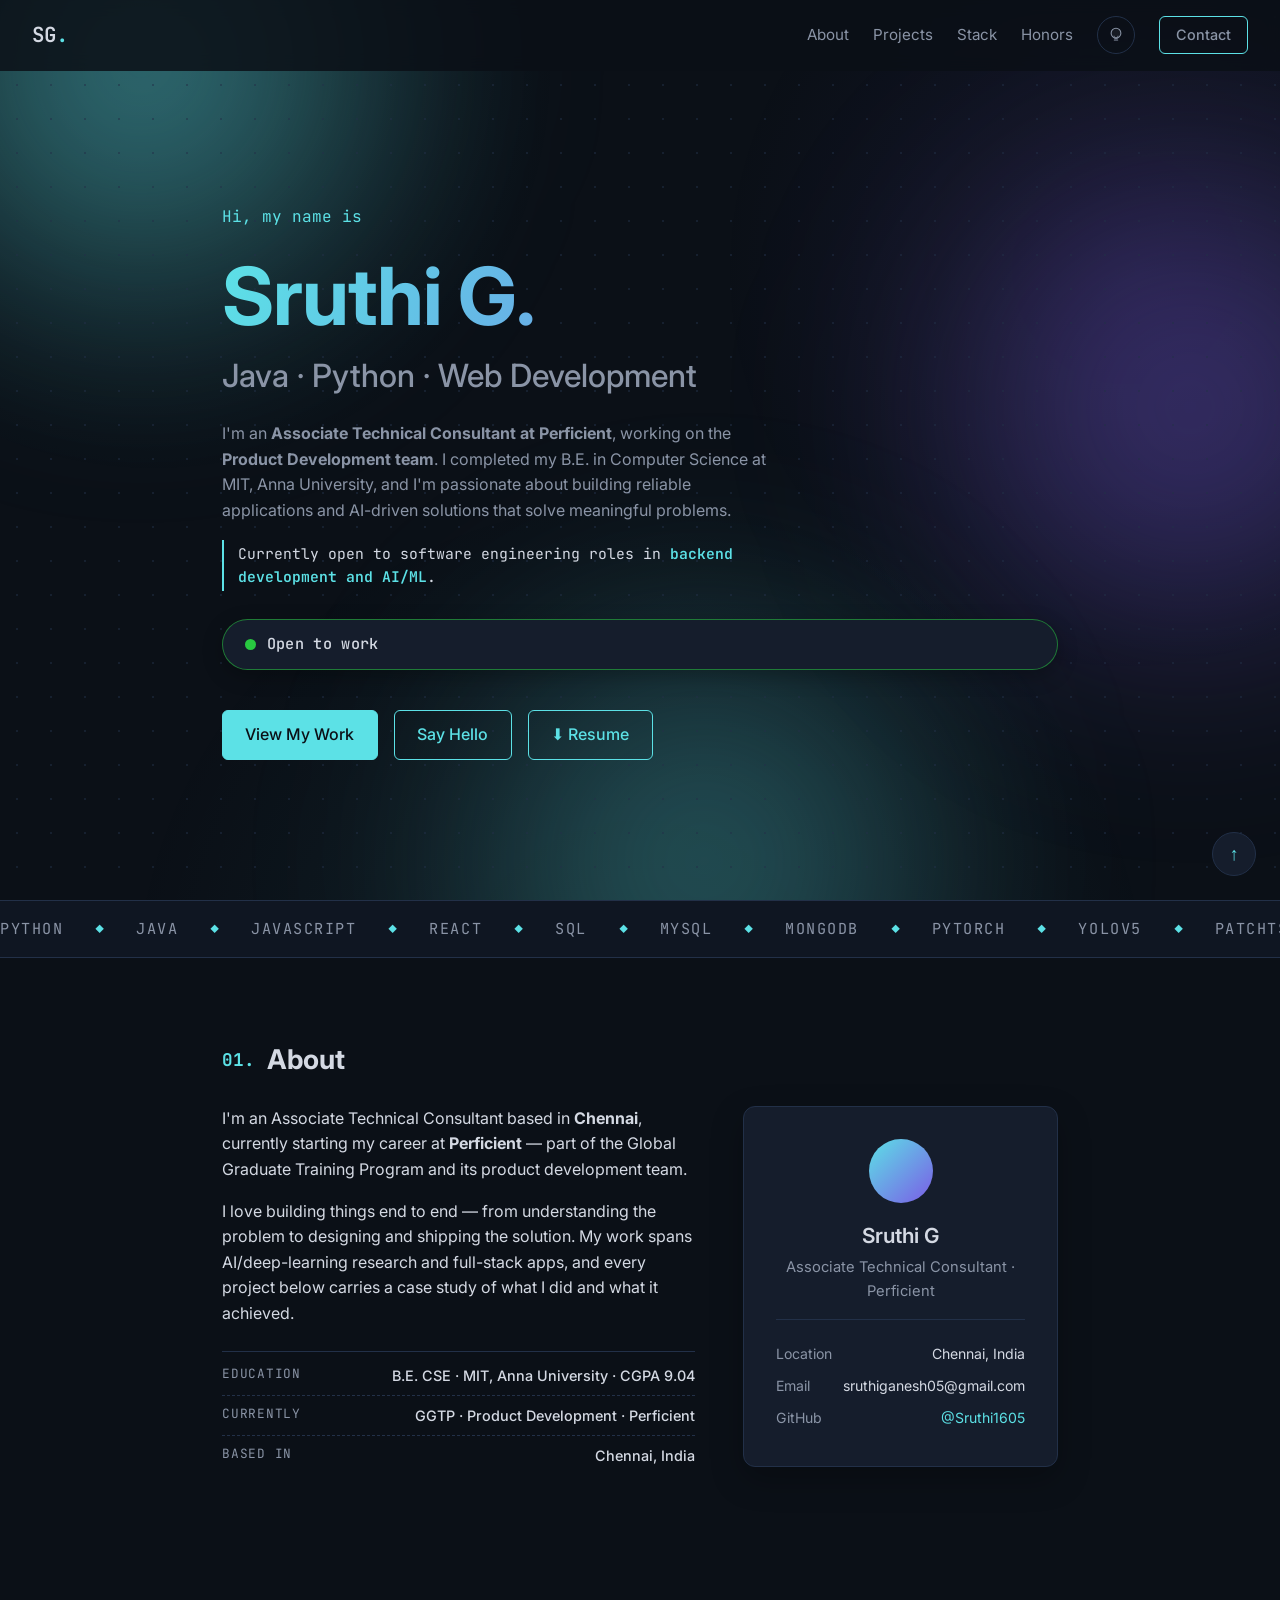
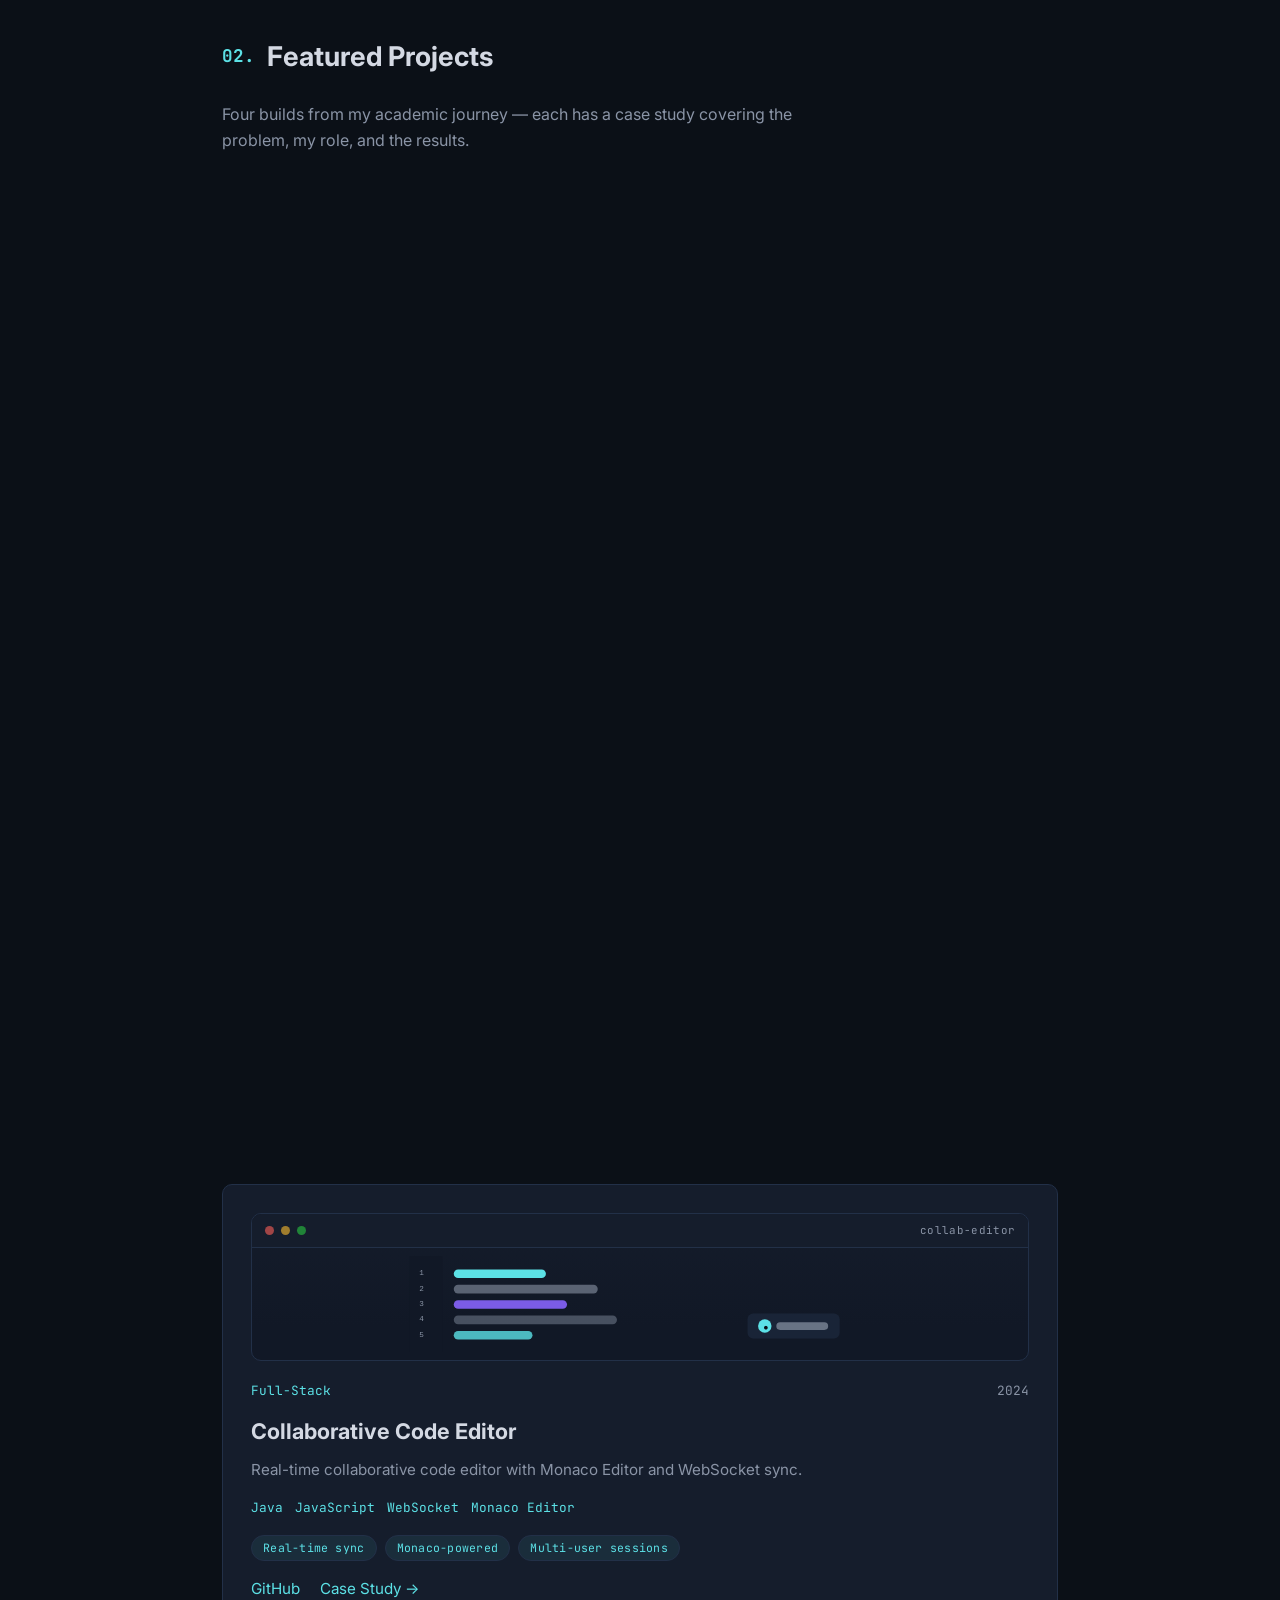
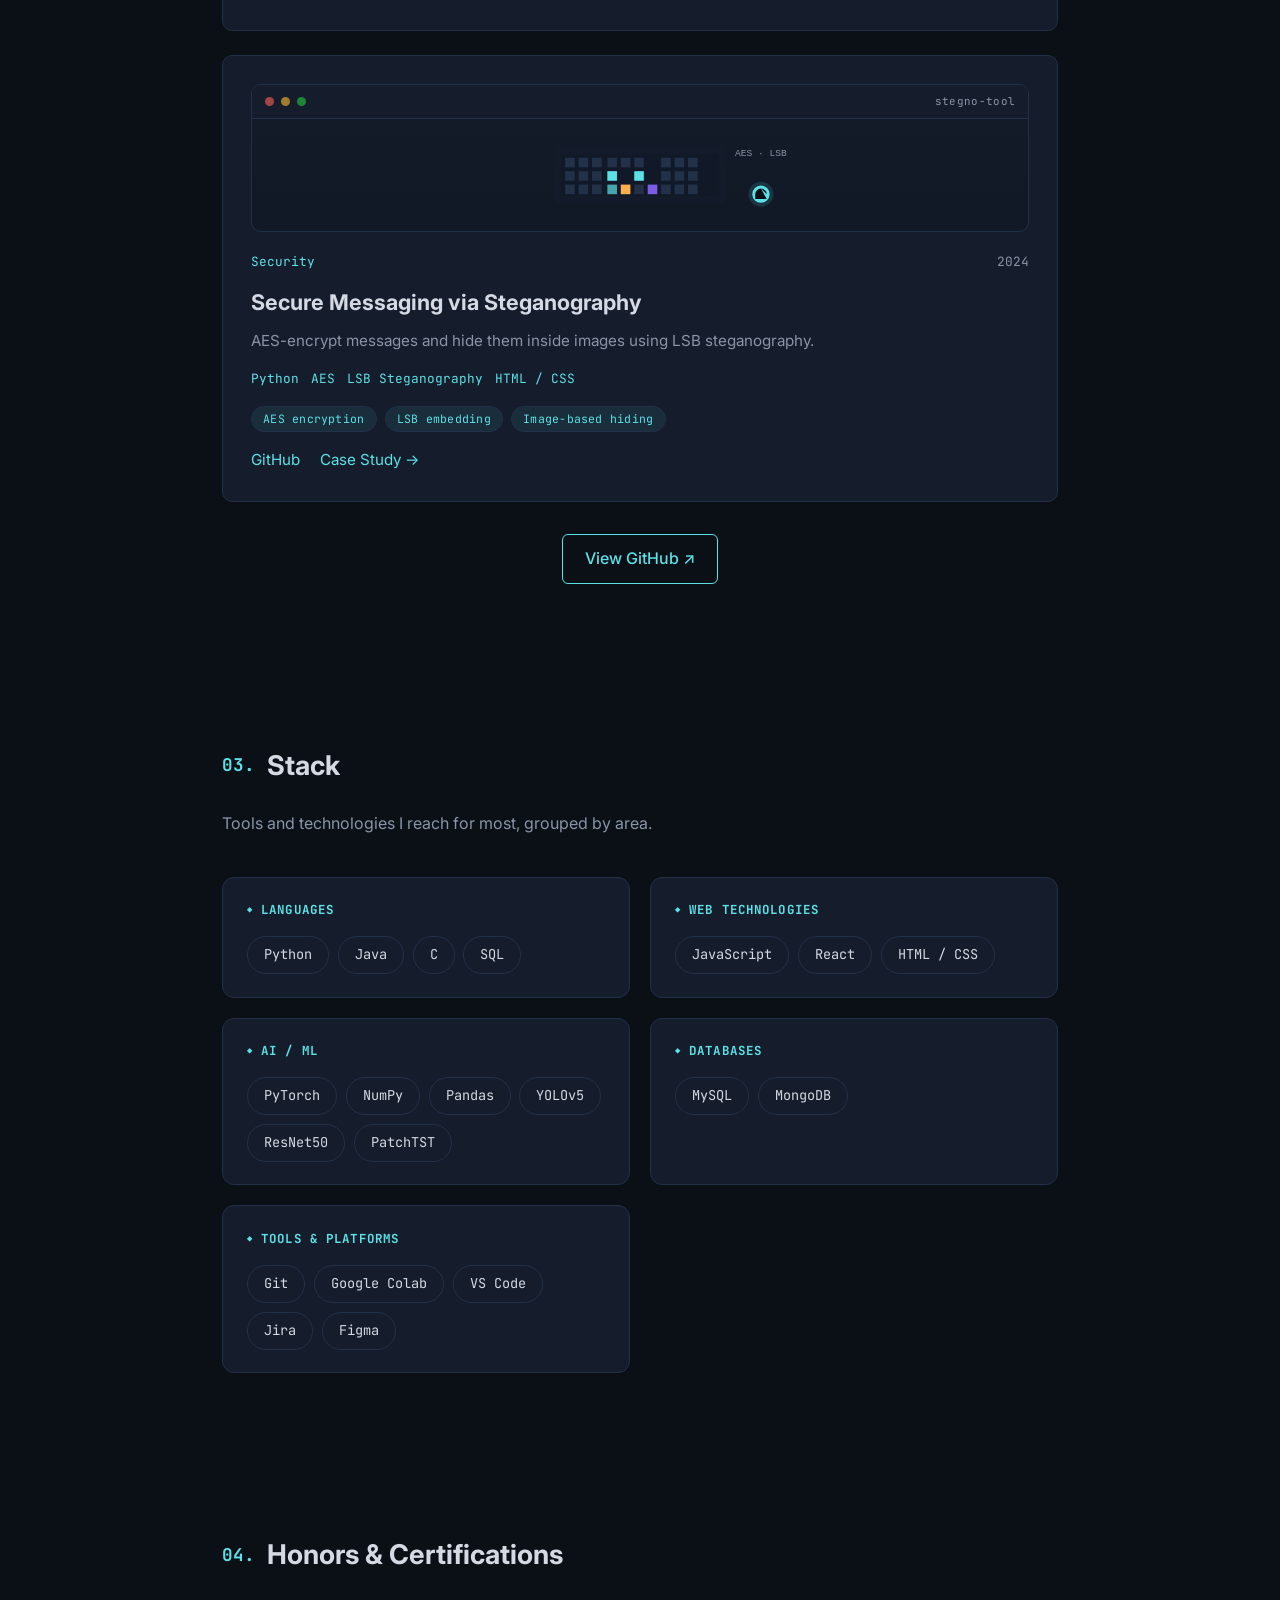
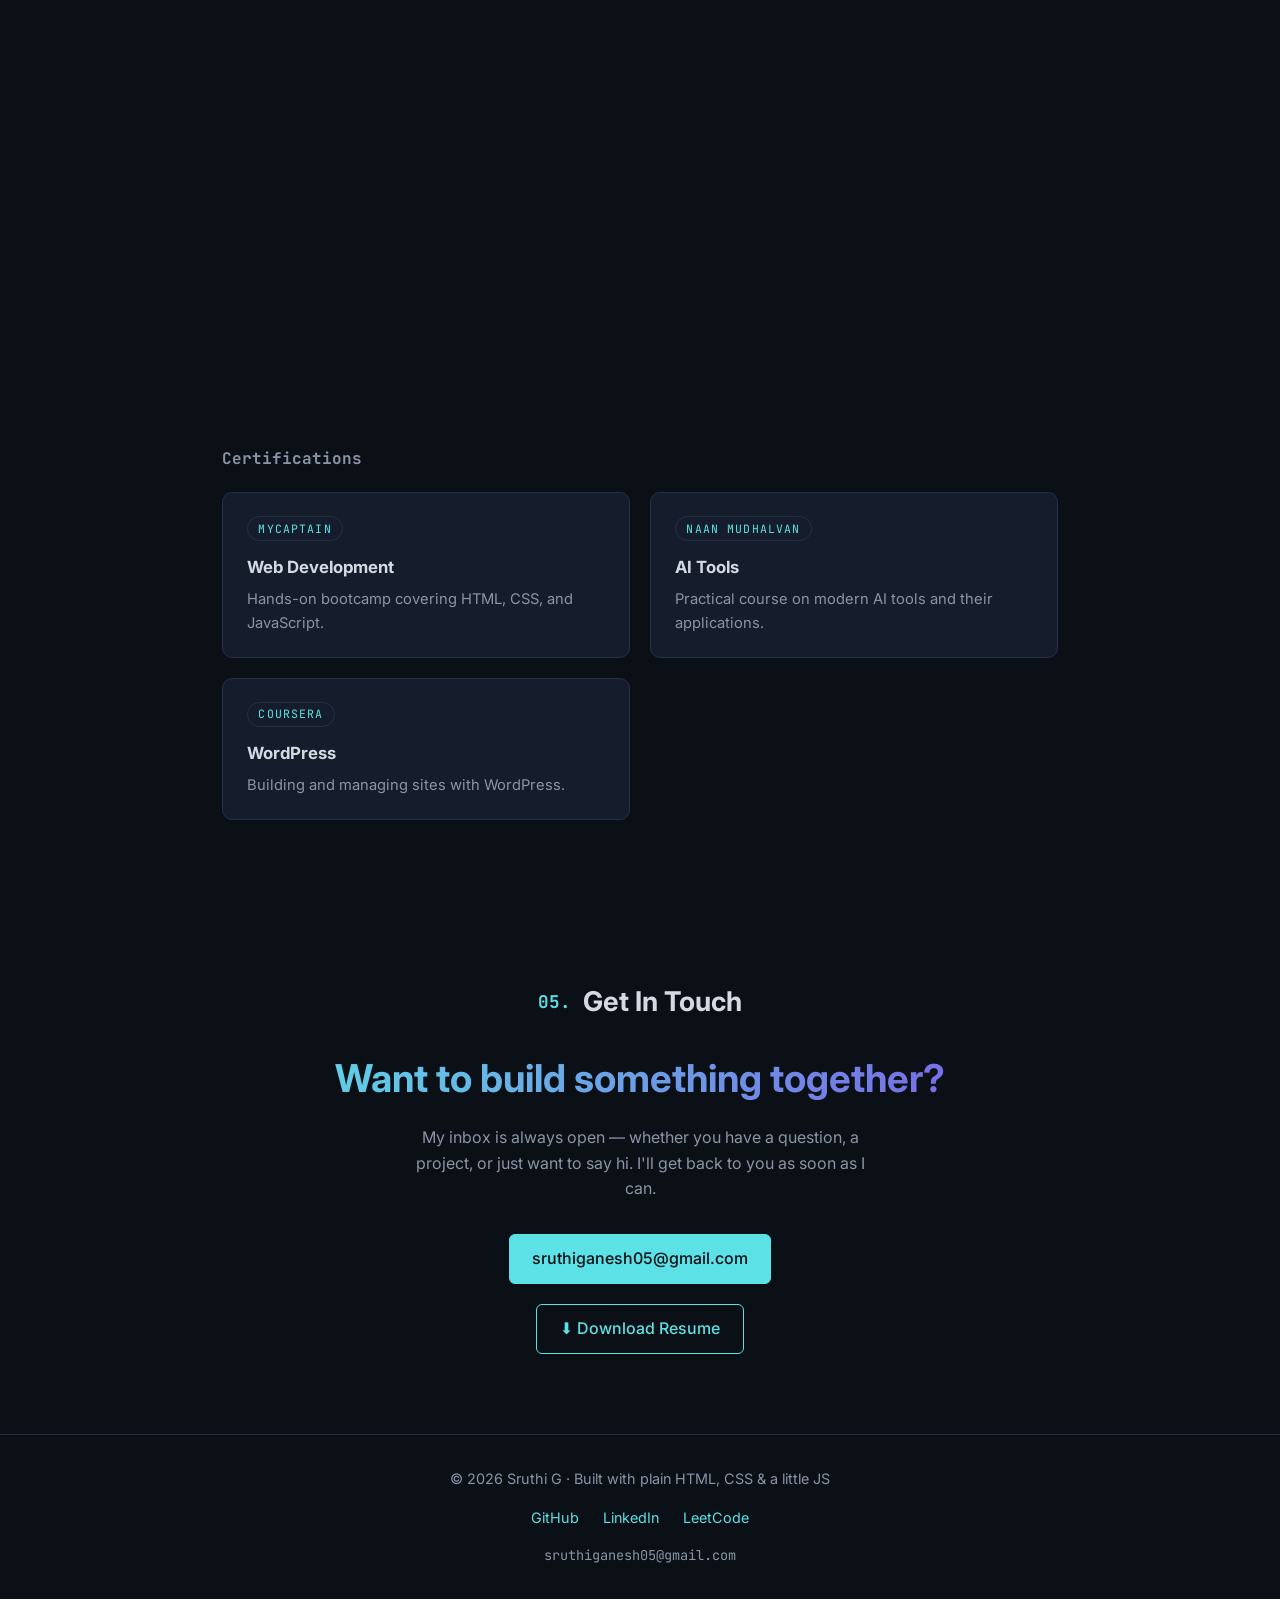
<file: index.html>
<!DOCTYPE html>
<html lang="en">
<head>
  <meta charset="UTF-8" />
  <meta name="viewport" content="width=device-width, initial-scale=1.0" />
  <title>Sruthi G · Associate Technical Consultant</title>
  <meta name="description" content="Portfolio of Sruthi G, Associate Technical Consultant at Perficient." />
  <link rel="stylesheet" href="style.css" />
  <link rel="preconnect" href="https://fonts.googleapis.com" />
  <link rel="preconnect" href="https://fonts.gstatic.com" crossorigin />
  <link href="https://fonts.googleapis.com/css2?family=Inter:wght@400;500;600;700&family=JetBrains+Mono:wght@400;600&display=swap" rel="stylesheet" />
  <script>
    try {
      document.documentElement.dataset.theme = localStorage.getItem('theme') || 'dark';
    } catch (e) {
      document.documentElement.dataset.theme = 'dark';
    }
  </script>
</head>
<body>
  <div class="aurora" aria-hidden="true">
    <span class="aurora-blob a1"></span>
    <span class="aurora-blob a2"></span>
    <span class="aurora-blob a3"></span>
    <div class="aurora-grid"></div>
  </div>
  <div class="scroll-progress" id="scrollProgress"></div>
  <header class="nav">
    <a class="nav-logo" href="#home">SG<span class="accent">.</span></a>
    <nav class="nav-links">
      <a href="#about">About</a>
      <a href="#projects">Projects</a>
      <a href="#stack">Stack</a>
      <a href="#honors">Honors</a>
      <button class="theme-toggle" id="themeToggle" aria-label="Toggle light and dark mode" aria-pressed="false">
        <span class="halo" aria-hidden="true"></span>
        <svg class="bulb" viewBox="0 0 24 24" aria-hidden="true">
          <circle class="glass" cx="12" cy="9.5" r="6.5" />
          <path class="filament" d="M9.5 13.5c.2 1 .6 1.7 1 2.2h3c.4-.5.8-1.2 1-2.2" />
          <rect class="base" x="9.6" y="16" width="4.8" height="1.8" rx="0.6" />
          <rect class="base" x="9" y="18" width="6" height="1.6" rx="0.6" />
        </svg>
      </button>
      <a href="#contact" class="btn btn-sm">Contact</a>
    </nav>
  </header>

  <!-- HERO -->
  <section id="home" class="hero">
    <p class="hero-kicker">Hi, my name is</p>
    <h1 class="hero-name">Sruthi G<span class="accent">.</span></h1>
    <h2 class="hero-tagline">Java · Python · Web Development</h2>
    <p class="hero-desc">
      I'm an <strong>Associate Technical Consultant at Perficient</strong>,
      working on the <strong>Product Development team</strong>. I completed my
      B.E. in Computer Science at MIT, Anna University, and I'm passionate about
      building reliable applications and AI-driven solutions that solve
      meaningful problems.
    </p>
    <p class="hero-seeking">
      Currently open to software engineering roles in <strong>backend development and AI/ML</strong>.
    </p>
    <div class="status-chip" id="statusChip" role="button" tabindex="0" title="Click to toggle your availability status">
      <span class="status-dot" aria-hidden="true"></span>
      <span class="status-text" id="statusText">Open to work</span>
    </div>
    <div class="hero-actions">
      <a href="#projects" class="btn btn-primary">View My Work</a>
      <a href="mailto:sruthiganesh05@gmail.com" class="btn">Say Hello</a>
      <a href="resume.pdf" class="btn" download>⬇ Resume</a>
    </div>
    <button class="to-top" id="toTop" aria-label="Back to top">↑</button>
  </section>

  <!-- TECH MARQUEE -->
  <div class="marquee" aria-hidden="true">
    <div class="marquee-track">
      <span>Python</span><i>◆</i><span>Java</span><i>◆</i><span>JavaScript</span><i>◆</i><span>React</span><i>◆</i><span>SQL</span><i>◆</i><span>MySQL</span><i>◆</i><span>MongoDB</span><i>◆</i><span>PyTorch</span><i>◆</i><span>YOLOv5</span><i>◆</i><span>PatchTST</span><i>◆</i><span>Git</span><i>◆</i><span>Figma</span><i>◆</i>
      <span>Python</span><i>◆</i><span>Java</span><i>◆</i><span>JavaScript</span><i>◆</i><span>React</span><i>◆</i><span>SQL</span><i>◆</i><span>MySQL</span><i>◆</i><span>MongoDB</span><i>◆</i><span>PyTorch</span><i>◆</i><span>YOLOv5</span><i>◆</i><span>PatchTST</span><i>◆</i><span>Git</span><i>◆</i><span>Figma</span><i>◆</i>
    </div>
  </div>

  <!-- ABOUT -->
  <section id="about" class="section">
    <h2 class="section-title"><span class="num">01.</span> About</h2>
    <div class="about-grid">
      <div class="about-text">
        <p>
          I'm an Associate Technical Consultant based in <strong>Chennai</strong>,
          currently starting my career at <strong>Perficient</strong> — part of
          the Global Graduate Training Program and its product development team.
        </p>
        <p>
          I love building things end to end — from understanding the problem to
          designing and shipping the solution. My work spans AI/deep-learning
          research and full-stack apps, and every project below carries a case
          study of what I did and what it achieved.
        </p>
        <ul class="about-facts">
          <li><span>Education</span><strong>B.E. CSE · MIT, Anna University · CGPA 9.04</strong></li>
          <li><span>Currently</span><strong>GGTP · Product Development · Perficient</strong></li>
          <li><span>Based in</span><strong>Chennai, India</strong></li>
        </ul>
      </div>
      <div class="profile-card" aria-label="Quick profile">
        <div class="profile-initials">SG</div>
        <p class="profile-name">Sruthi G</p>
        <p class="profile-role">Associate Technical Consultant · Perficient</p>
        <ul class="profile-meta">
          <li><span class="meta-label">Location</span><span>Chennai, India</span></li>
          <li><span class="meta-label">Email</span><span>sruthiganesh05@gmail.com</span></li>
          <li><span class="meta-label">GitHub</span><a href="https://github.com/Sruthi1605" target="_blank">@Sruthi1605</a></li>
        </ul>
      </div>
    </div>
  </section>

  <!-- PROJECTS -->
  <section id="projects" class="section">
    <h2 class="section-title"><span class="num">02.</span> Featured Projects</h2>
    <p class="section-sub">
      Four builds from my academic journey — each has a case study covering the
      problem, my role, and the results.
    </p>

    <article class="project-card reveal">
      <div class="project-thumb">
        <div class="thumb-bar"><span></span><span></span><span></span><em>sepsis-early-warning</em></div>
        <div class="thumb-body">
          <svg viewBox="0 0 480 100" preserveAspectRatio="xMidYMid meet" role="img" aria-label="Chart preview">
            <defs>
              <linearGradient id="gSep" x1="0" y1="0" x2="1" y2="0">
                <stop offset="0%" style="stop-color:var(--accent)"/>
                <stop offset="100%" style="stop-color:var(--accent-2)"/>
              </linearGradient>
            </defs>
            <path d="M20 82 L70 72 L120 78 L180 58 L240 64 L300 38 L360 22 L420 32 L470 12" fill="none" stroke="url(#gSep)" stroke-width="3" stroke-linecap="round"/>
            <path d="M240 64 L300 38 L360 22" fill="none" stroke="#ffb04d" stroke-width="3" stroke-linecap="round" stroke-dasharray="6 4" opacity=".9"/>
            <circle cx="360" cy="22" r="5" fill="#ffb04d"/>
            <circle cx="360" cy="22" r="11" fill="none" stroke="#ffb04d" stroke-width="1.5" opacity=".5"/>
            <text x="20" y="22" style="fill:var(--muted)" font-family="monospace" font-size="10">RISK</text>
            <rect x="385" y="14" width="58" height="18" rx="9" style="fill:rgba(255,176,77,0.18)"/>
            <text x="409" y="27" style="fill:#ffb04d" font-family="monospace" font-size="10" text-anchor="middle">HIGH</text>
          </svg>
        </div>
      </div>
      <div class="project-meta">
        <span class="project-tag">Featured · AI Research</span>
        <span class="project-year">2026</span>
      </div>
      <h3 class="project-title">Sepsis Early Warning System</h3>
      <p class="project-desc">
        Built the time-series prediction pipeline (PatchTST + PyTorch) for a
        dual-expert Mixture of Experts system that flags early sepsis risk, and
        integrated an LLM module for interpretable risk explanations.
      </p>
      <ul class="project-stack">
        <li>Python</li>
        <li>PatchTST</li>
        <li>Time-Series Modeling</li>
        <li>LLM</li>
      </ul>
      <ul class="project-stats">
        <li>MoE dual-expert</li>
        <li>LLM explanations</li>
        <li>Multivariate time-series</li>
      </ul>
      <div class="project-links">
        <a href="case-studies/sepsis-early-warning.html" aria-label="Case study">Case Study →</a>
      </div>
    </article>

    <article class="project-card reveal">
      <div class="project-thumb">
        <div class="thumb-bar"><span></span><span></span><span></span><em>fall-detection</em></div>
        <div class="thumb-body">
          <svg viewBox="0 0 480 100" preserveAspectRatio="xMidYMid meet" role="img" aria-label="Video frame preview">
            <path d="M150 84 l56 -18 6 14 -58 20 z" style="fill:var(--accent-2)" opacity=".35"/>
            <circle cx="176" cy="34" r="8" style="fill:var(--accent)"/>
            <path d="M176 44 l-14 22 M176 44 l18 18 M176 48 l-6 18 M176 48 l10 16" stroke="var(--accent)" stroke-width="4" stroke-linecap="round"/>
            <rect x="128" y="10" width="96" height="78" rx="6" fill="none" stroke="var(--border)" stroke-width="2"/>
            <circle cx="128" cy="88" r="4" style="fill:#28c840"/>
            <text x="322" y="40" style="fill:var(--muted)" font-family="monospace" font-size="10">CAM_01 · RGB</text>
            <rect x="296" y="54" width="120" height="10" rx="5" style="fill:var(--border)" opacity=".7"/>
            <rect x="296" y="54" width="84" height="10" rx="5" style="fill:#28c840"/>
            <text x="356" y="66" style="fill:#28c840" font-family="monospace" font-size="8" text-anchor="middle">87%</text>
            <rect x="340" y="14" width="62" height="18" rx="9" style="fill:rgba(255,176,77,0.18)"/>
            <text x="371" y="27" style="fill:#ffb04d" font-family="monospace" font-size="10" text-anchor="middle">FALL</text>
          </svg>
        </div>
      </div>
      <div class="project-meta">
        <span class="project-tag">Featured · Deep Learning</span>
        <span class="project-year">2025</span>
      </div>
      <h3 class="project-title">Fall Detection System</h3>
      <p class="project-desc">
        Trained a deep learning model to detect and categorize human falls from
        RGB video input. Achieved <strong>87% accuracy</strong> on the LE2I
        dataset and classified fall severity into mild, moderate, and severe.
      </p>
      <ul class="project-stack">
        <li>Python</li>
        <li>PyTorch</li>
        <li>YOLOv5</li>
        <li>ResNet50</li>
      </ul>
      <ul class="project-stats">
        <li>87% accuracy · LE2I</li>
        <li>3 severity classes</li>
        <li>YOLOv5 + ResNet50</li>
      </ul>
      <div class="project-links">
        <a href="case-studies/fall-detection.html" aria-label="Case study">Case Study →</a>
      </div>
    </article>

    <article class="project-card reveal">
      <div class="project-thumb">
        <div class="thumb-bar"><span></span><span></span><span></span><em>collab-editor</em></div>
        <div class="thumb-body">
          <svg viewBox="0 0 480 100" preserveAspectRatio="xMidYMid meet" role="img" aria-label="Code editor preview">
            <rect x="0" y="0" width="34" height="100" style="fill:var(--bg-alt)" opacity=".85"/>
            <text x="10" y="20" style="fill:var(--muted)" font-family="monospace" font-size="8">1</text>
            <text x="10" y="36" style="fill:var(--muted)" font-family="monospace" font-size="8">2</text>
            <text x="10" y="52" style="fill:var(--muted)" font-family="monospace" font-size="8">3</text>
            <text x="10" y="68" style="fill:var(--muted)" font-family="monospace" font-size="8">4</text>
            <text x="10" y="84" style="fill:var(--muted)" font-family="monospace" font-size="8">5</text>
            <rect x="46" y="14" width="96" height="9" rx="4.5" style="fill:var(--accent)"/>
            <rect x="46" y="30" width="150" height="9" rx="4.5" style="fill:var(--muted)" opacity=".6"/>
            <rect x="46" y="46" width="118" height="9" rx="4.5" style="fill:var(--accent-2)"/>
            <rect x="46" y="62" width="170" height="9" rx="4.5" style="fill:var(--muted)" opacity=".45"/>
            <rect x="46" y="78" width="82" height="9" rx="4.5" style="fill:var(--accent)" opacity=".8"/>
            <rect x="352" y="60" width="96" height="26" rx="6" style="fill:var(--border)" opacity=".5"/>
            <circle cx="370" cy="73" r="7" style="fill:var(--accent)"/>
            <rect x="382" y="69" width="54" height="8" rx="4" style="fill:var(--muted)" opacity=".7"/>
            <text x="371" y="77" style="fill:var(--bg)" font-family="monospace" font-size="9" text-anchor="middle">&#9679;</text>
          </svg>
        </div>
      </div>
      <div class="project-meta">
        <span class="project-tag">Full-Stack</span>
        <span class="project-year">2024</span>
      </div>
      <h3 class="project-title">Collaborative Code Editor</h3>
      <p class="project-desc">
        Real-time collaborative code editor with Monaco Editor and WebSocket
        sync.
      </p>
      <ul class="project-stack">
        <li>Java</li>
        <li>JavaScript</li>
        <li>WebSocket</li>
        <li>Monaco Editor</li>
      </ul>
      <ul class="project-stats">
        <li>Real-time sync</li>
        <li>Monaco-powered</li>
        <li>Multi-user sessions</li>
      </ul>
      <div class="project-links">
        <a href="https://github.com/Sruthi1605/Collaborative-Code-Editor" aria-label="View source on GitHub">GitHub</a>
        <a href="case-studies/collaborative-code-editor.html" aria-label="Case study">Case Study →</a>
      </div>
    </article>

    <article class="project-card reveal">
      <div class="project-thumb">
        <div class="thumb-bar"><span></span><span></span><span></span><em>stegno-tool</em></div>
        <div class="thumb-body">
          <svg viewBox="0 0 480 100" preserveAspectRatio="xMidYMid meet" role="img" aria-label="Steganography preview">
            <rect x="150" y="20" width="180" height="60" rx="6" style="fill:var(--panel)"/>
            <rect x="158" y="28" width="164" height="44" rx="3" style="fill:var(--bg-alt)" opacity=".5"/>
            <g fill="var(--border)">
              <rect x="162" y="32" width="10" height="10"/><rect x="176" y="32" width="10" height="10"/><rect x="190" y="32" width="10" height="10"/><rect x="162" y="46" width="10" height="10"/><rect x="176" y="46" width="10" height="10"/><rect x="190" y="46" width="10" height="10"/><rect x="162" y="60" width="10" height="10"/><rect x="176" y="60" width="10" height="10"/><rect x="190" y="60" width="10" height="10"/>
              <rect x="262" y="32" width="10" height="10"/><rect x="276" y="32" width="10" height="10"/><rect x="290" y="32" width="10" height="10"/><rect x="262" y="46" width="10" height="10"/><rect x="276" y="46" width="10" height="10"/><rect x="290" y="46" width="10" height="10"/><rect x="262" y="60" width="10" height="10"/><rect x="276" y="60" width="10" height="10"/><rect x="290" y="60" width="10" height="10"/>
              <rect x="206" y="32" width="10" height="10"/><rect x="220" y="32" width="10" height="10"/><rect x="234" y="32" width="10" height="10"/><rect x="206" y="46" width="10" height="10"/><rect x="234" y="60" width="10" height="10"/>
            </g>
            <rect x="206" y="46" width="10" height="10" style="fill:var(--accent)"/>
            <rect x="234" y="46" width="10" height="10" style="fill:var(--accent)"/>
            <rect x="248" y="60" width="10" height="10" style="fill:var(--accent-2)"/>
            <rect x="220" y="60" width="10" height="10" style="fill:#ffb04d"/>
            <rect x="206" y="60" width="10" height="10" style="fill:var(--accent)" opacity=".7"/>
            <circle cx="366" cy="70" r="13" style="fill:rgba(92,225,230,0.14)"/>
            <circle cx="366" cy="70" r="9" style="fill:var(--accent)"/>
            <path d="M366 64 a6 6 0 0 1 6 6 v5 M366 64 a-6 6 0 0 0 -6 6 v5 h12 v-5 z" style="fill:var(--bg)"/>
            <text x="366" y="30" style="fill:var(--muted)" font-family="monospace" font-size="10" text-anchor="middle">AES · LSB</text>
          </svg>
        </div>
      </div>
      <div class="project-meta">
        <span class="project-tag">Security</span>
        <span class="project-year">2024</span>
      </div>
      <h3 class="project-title">Secure Messaging via Steganography</h3>
      <p class="project-desc">
        AES-encrypt messages and hide them inside images using LSB
        steganography.
      </p>
      <ul class="project-stack">
        <li>Python</li>
        <li>AES</li>
        <li>LSB Steganography</li>
        <li>HTML / CSS</li>
      </ul>
      <ul class="project-stats">
        <li>AES encryption</li>
        <li>LSB embedding</li>
        <li>Image-based hiding</li>
      </ul>
      <div class="project-links">
        <a href="https://github.com/Sruthi1605/Steganography-Tool" aria-label="View source on GitHub">GitHub</a>
        <a href="case-studies/secure-messaging.html" aria-label="Case study">Case Study →</a>
      </div>
    </article>

    <p class="more-link"><a href="https://github.com/Sruthi1605" class="btn">View GitHub ↗</a></p>
  </section>

  <!-- STACK -->
  <section id="stack" class="section">
    <h2 class="section-title"><span class="num">03.</span> Stack</h2>
    <p class="section-sub">Tools and technologies I reach for most, grouped by area.</p>
    <div class="stack-groups">
      <div class="stack-group">
        <h3>Languages</h3>
        <div class="stack-group-chips">
          <span class="chip">Python</span>
          <span class="chip">Java</span>
          <span class="chip">C</span>
          <span class="chip">SQL</span>
        </div>
      </div>
      <div class="stack-group">
        <h3>Web Technologies</h3>
        <div class="stack-group-chips">
          <span class="chip">JavaScript</span>
          <span class="chip">React</span>
          <span class="chip">HTML / CSS</span>
        </div>
      </div>
      <div class="stack-group">
        <h3>AI / ML</h3>
        <div class="stack-group-chips">
          <span class="chip">PyTorch</span>
          <span class="chip">NumPy</span>
          <span class="chip">Pandas</span>
          <span class="chip">YOLOv5</span>
          <span class="chip">ResNet50</span>
          <span class="chip">PatchTST</span>
        </div>
      </div>
      <div class="stack-group">
        <h3>Databases</h3>
        <div class="stack-group-chips">
          <span class="chip">MySQL</span>
          <span class="chip">MongoDB</span>
        </div>
      </div>
      <div class="stack-group">
        <h3>Tools &amp; Platforms</h3>
        <div class="stack-group-chips">
          <span class="chip">Git</span>
          <span class="chip">Google Colab</span>
          <span class="chip">VS Code</span>
          <span class="chip">Jira</span>
          <span class="chip">Figma</span>
        </div>
      </div>
    </div>
  </section>

  <!-- HONORS & CERTIFICATIONS -->
  <section id="honors" class="section">
    <h2 class="section-title"><span class="num">04.</span> Honors &amp; Certifications</h2>
    <div class="award-grid">
      <div class="award-card reveal">
        <span class="award-tag">Presentation</span>
        <h3>Winner — Paper Presentation</h3>
        <p>"Voice-Activated News Reader" — best talk at the event.</p>
      </div>
      <div class="award-card reveal">
        <span class="award-tag">Mapathon</span>
        <h3>Winner — IIT Bombay FOSSEE · AAI Geospatial Mapathon</h3>
        <p>Winner of the geospatial mapathon organized by IIT Bombay FOSSEE and AAI.</p>
      </div>
      <div class="award-card reveal">
        <span class="award-tag">Competition</span>
        <h3>Winner — Detective SQL</h3>
        <p>Winner of the technical event for detective-style SQL problem solving.</p>
      </div>
      <div class="award-card reveal">
        <span class="award-tag">Leadership</span>
        <h3>Organizer — Data Maze &amp; Full Stack Workshop</h3>
        <p>Planned and ran a tech event and a full-stack development workshop.</p>
      </div>
    </div>
    <h3 class="honors-sub">Certifications</h3>
    <div class="award-grid">
      <div class="award-card reveal">
        <span class="award-tag">MyCaptain</span>
        <h3>Web Development</h3>
        <p>Hands-on bootcamp covering HTML, CSS, and JavaScript.</p>
      </div>
      <div class="award-card reveal">
        <span class="award-tag">Naan Mudhalvan</span>
        <h3>AI Tools</h3>
        <p>Practical course on modern AI tools and their applications.</p>
      </div>
      <div class="award-card reveal">
        <span class="award-tag">Coursera</span>
        <h3>WordPress</h3>
        <p>Building and managing sites with WordPress.</p>
      </div>
    </div>
  </section>

  <!-- CONTACT -->
  <section id="contact" class="section contact">
    <h2 class="section-title center"><span class="num">05.</span> Get In Touch</h2>
    <h3 class="contact-big">Want to build something together?</h3>
    <p class="contact-text">
      My inbox is always open — whether you have a question, a project, or just
      want to say hi. I'll get back to you as soon as I can.
    </p>
    <a class="btn btn-primary" href="mailto:sruthiganesh05@gmail.com">sruthiganesh05@gmail.com</a>
    <p class="contact-resume"><a class="btn" href="resume.pdf" download>⬇ Download Resume</a></p>
  </section>

  <footer class="footer">
    <p>© 2026 Sruthi G · Built with plain HTML, CSS &amp; a little JS</p>
    <div class="footer-links">
      <a href="https://github.com/Sruthi1605" target="_blank">GitHub</a>
      <a href="https://www.linkedin.com/in/sruthi-g-430406265/" target="_blank">LinkedIn</a>
      <a href="https://leetcode.com/u/srug_05/" target="_blank">LeetCode</a>
    </div>
    <p class="email">sruthiganesh05@gmail.com</p>
  </footer>

  <script src="script.js"></script>
</body>
</html>
</file>
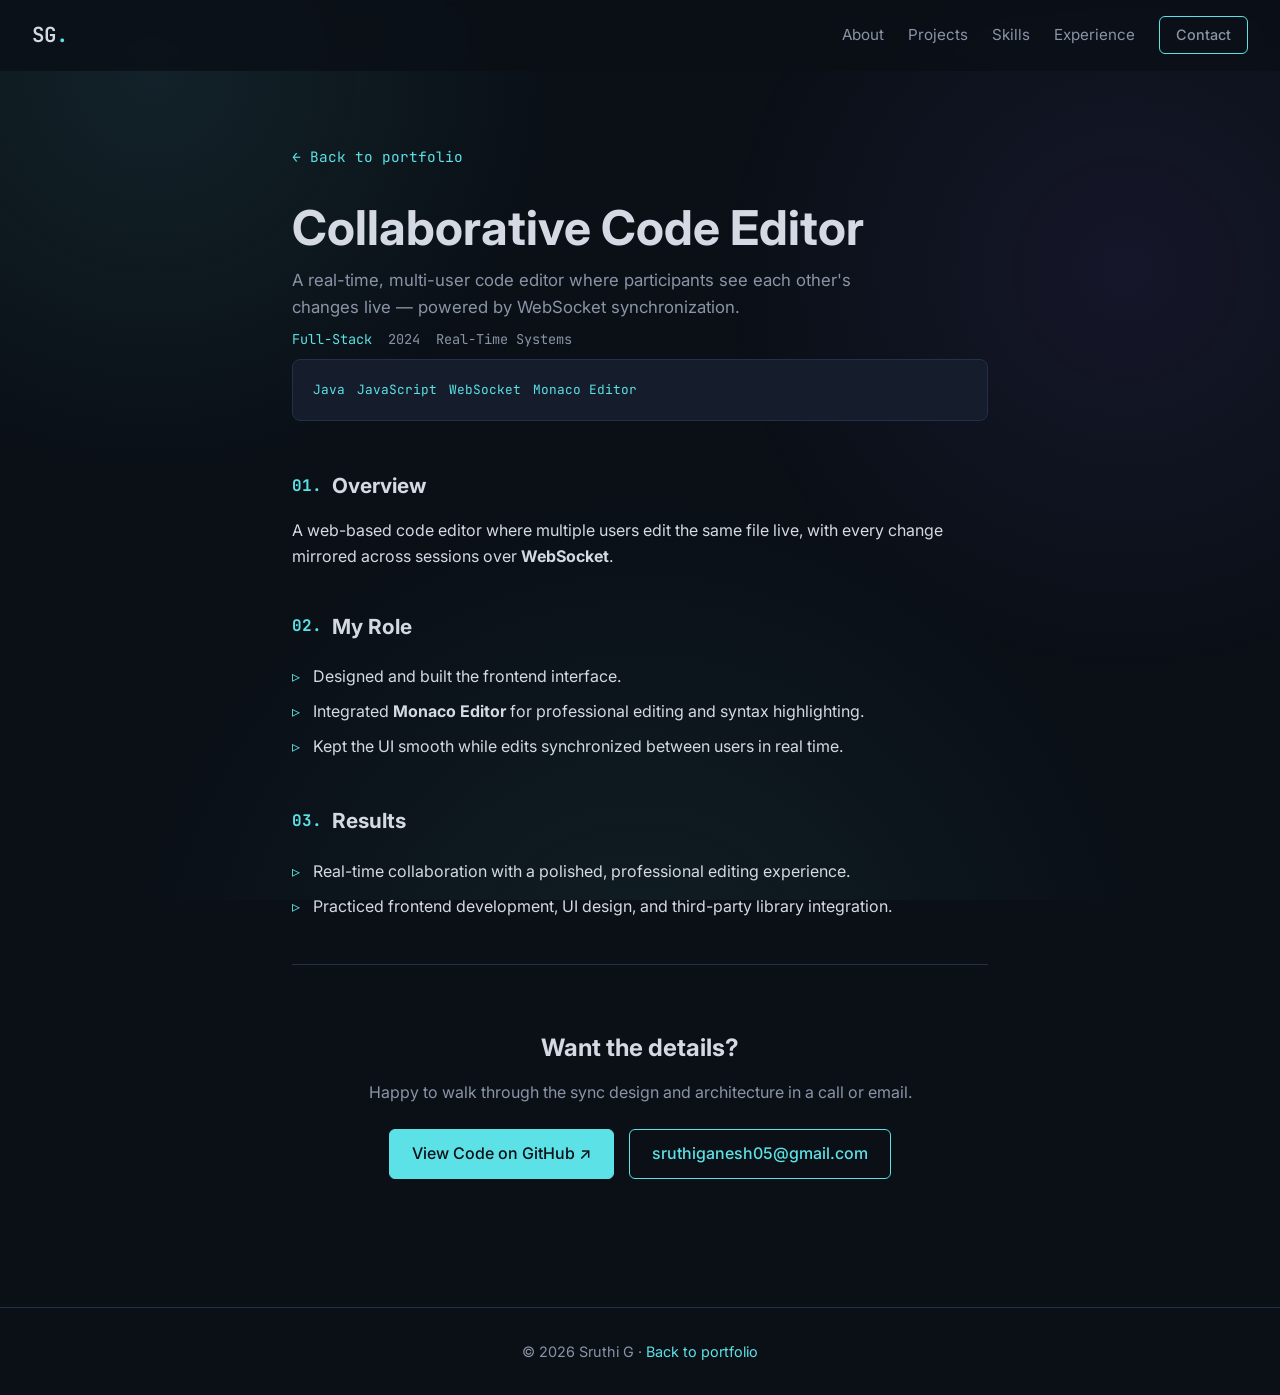
<file: case-studies/collaborative-code-editor.html>
<!DOCTYPE html>
<html lang="en">
<head>
  <meta charset="UTF-8" />
  <meta name="viewport" content="width=device-width, initial-scale=1.0" />
  <title>Collaborative Code Editor · Case Study · Sruthi G</title>
  <meta name="description" content="Case study: a real-time multi-user code editor with WebSocket sync and Monaco Editor highlighting." />
  <link rel="stylesheet" href="../style.css" />
  <link rel="preconnect" href="https://fonts.googleapis.com" />
  <link rel="preconnect" href="https://fonts.gstatic.com" crossorigin />
  <link href="https://fonts.googleapis.com/css2?family=Inter:wght@400;500;600;700&family=JetBrains+Mono:wght@400;600&display=swap" rel="stylesheet" />
  <script>
    try {
      document.documentElement.dataset.theme = localStorage.getItem('theme') || 'dark';
    } catch (e) {
      document.documentElement.dataset.theme = 'dark';
    }
  </script>
</head>
<body>
  <div class="scroll-progress" id="scrollProgress"></div>
  <button class="to-top" id="toTop" aria-label="Back to top">↑</button>
  <header class="nav">
    <a class="nav-logo" href="../index.html">SG<span class="accent">.</span></a>
    <nav class="nav-links">
      <a href="../index.html#about">About</a>
      <a href="../index.html#projects">Projects</a>
      <a href="../index.html#skills">Skills</a>
      <a href="../index.html#experience">Experience</a>
      <a href="../index.html#contact" class="btn btn-sm">Contact</a>
    </nav>
  </header>

  <section class="cs-hero">
    <a class="cs-back" href="../index.html#projects">← Back to portfolio</a>
    <h1 class="cs-title">Collaborative Code Editor</h1>
    <p class="cs-sub">
      A real-time, multi-user code editor where participants see each
      other's changes live — powered by WebSocket synchronization.
    </p>
    <div class="cs-meta">
      <span class="cs-tag">Full-Stack</span>
      <span>2024</span>
      <span>Real-Time Systems</span>
    </div>
    <ul class="cs-stack">
      <li>Java</li>
      <li>JavaScript</li>
      <li>WebSocket</li>
      <li>Monaco Editor</li>
    </ul>
  </section>

  <div class="cs-content">
    <section class="cs-section reveal">
      <h2><span class="num">01.</span> Overview</h2>
      <p>
        A web-based code editor where multiple users edit the same file live,
        with every change mirrored across sessions over <strong>WebSocket</strong>.
      </p>
    </section>

    <section class="cs-section reveal">
      <h2><span class="num">02.</span> My Role</h2>
      <ul>
        <li>Designed and built the frontend interface.</li>
        <li>Integrated <strong>Monaco Editor</strong> for professional editing and syntax highlighting.</li>
        <li>Kept the UI smooth while edits synchronized between users in real time.</li>
      </ul>
    </section>

    <section class="cs-section reveal">
      <h2><span class="num">03.</span> Results</h2>
      <ul>
        <li>Real-time collaboration with a polished, professional editing experience.</li>
        <li>Practiced frontend development, UI design, and third-party library integration.</li>
      </ul>
    </section>

    <div class="cs-cta">
      <h3>Want the details?</h3>
      <p>Happy to walk through the sync design and architecture in a call or email.</p>
      <div class="cs-cta-links">
        <a class="btn btn-primary" href="https://github.com/Sruthi1605/Collaborative-Code-Editor">View Code on GitHub ↗</a>
        <a class="btn" href="mailto:sruthiganesh05@gmail.com">sruthiganesh05@gmail.com</a>
      </div>
    </div>
  </div>

  <footer class="footer">
    <p>© 2026 Sruthi G · <a href="../index.html">Back to portfolio</a></p>
  </footer>

  <script src="../script.js"></script>
</body>
</html>
</file>
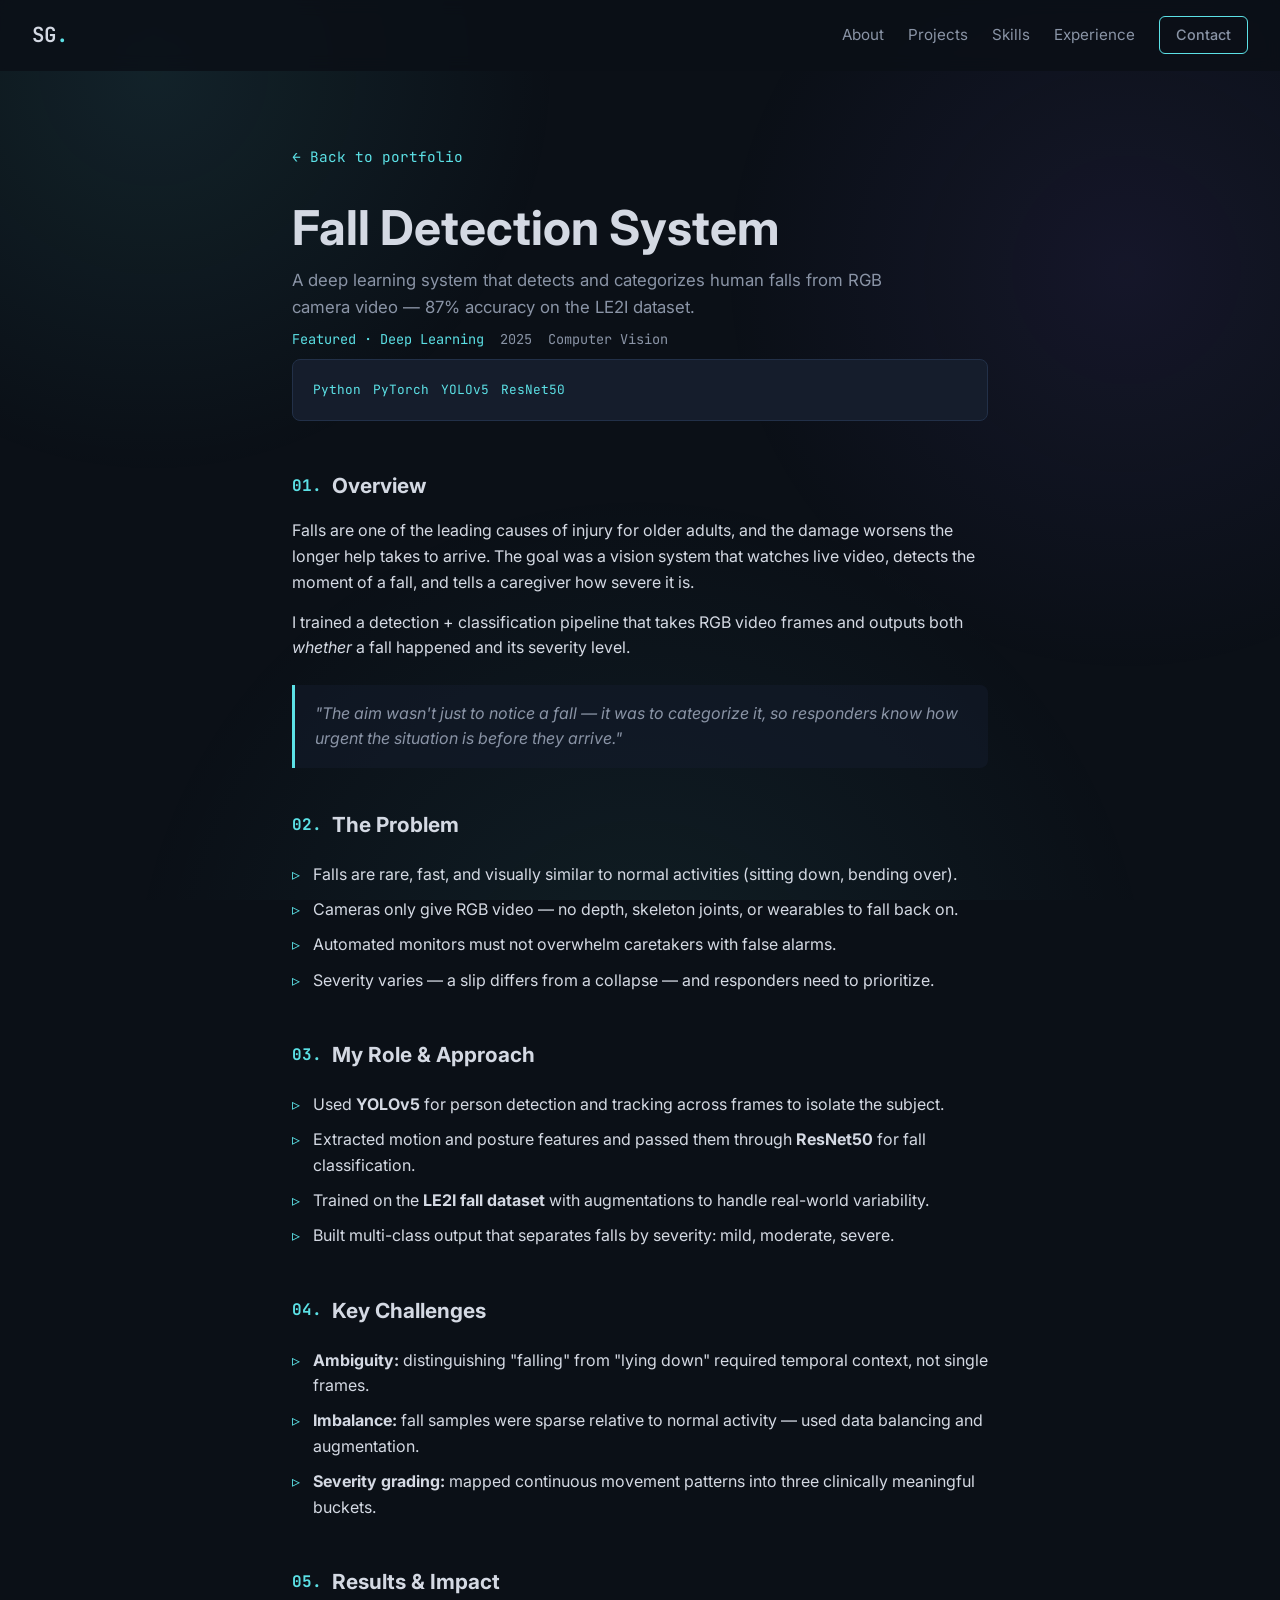
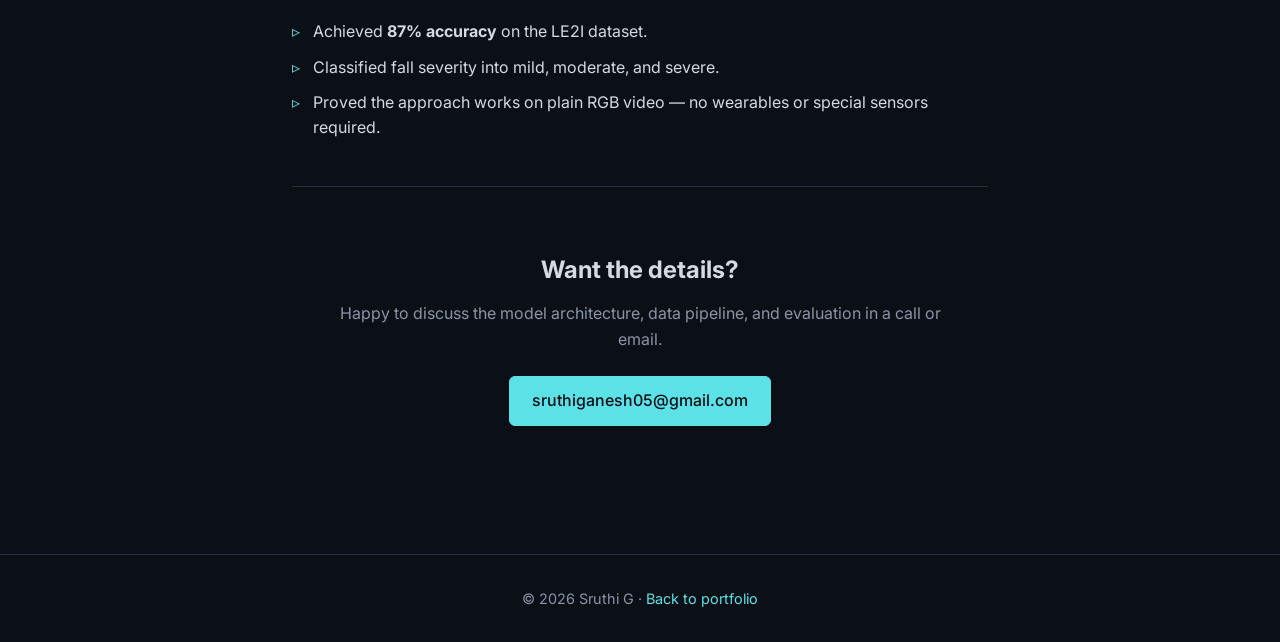
<file: case-studies/fall-detection.html>
<!DOCTYPE html>
<html lang="en">
<head>
  <meta charset="UTF-8" />
  <meta name="viewport" content="width=device-width, initial-scale=1.0" />
  <title>Fall Detection System · Case Study · Sruthi G</title>
  <meta name="description" content="Case study: a deep learning fall detection system using YOLOv5 and ResNet50, 87% accurate on the LE2I dataset." />
  <link rel="stylesheet" href="../style.css" />
  <link rel="preconnect" href="https://fonts.googleapis.com" />
  <link rel="preconnect" href="https://fonts.gstatic.com" crossorigin />
  <link href="https://fonts.googleapis.com/css2?family=Inter:wght@400;500;600;700&family=JetBrains+Mono:wght@400;600&display=swap" rel="stylesheet" />
  <script>
    try {
      document.documentElement.dataset.theme = localStorage.getItem('theme') || 'dark';
    } catch (e) {
      document.documentElement.dataset.theme = 'dark';
    }
  </script>
</head>
<body>
  <div class="scroll-progress" id="scrollProgress"></div>
  <button class="to-top" id="toTop" aria-label="Back to top">↑</button>
  <header class="nav">
    <a class="nav-logo" href="../index.html">SG<span class="accent">.</span></a>
    <nav class="nav-links">
      <a href="../index.html#about">About</a>
      <a href="../index.html#projects">Projects</a>
      <a href="../index.html#skills">Skills</a>
      <a href="../index.html#experience">Experience</a>
      <a href="../index.html#contact" class="btn btn-sm">Contact</a>
    </nav>
  </header>

  <section class="cs-hero">
    <a class="cs-back" href="../index.html#projects">← Back to portfolio</a>
    <h1 class="cs-title">Fall Detection System</h1>
    <p class="cs-sub">
      A deep learning system that detects and categorizes human falls from RGB
      camera video — 87% accuracy on the LE2I dataset.
    </p>
    <div class="cs-meta">
      <span class="cs-tag">Featured · Deep Learning</span>
      <span>2025</span>
      <span>Computer Vision</span>
    </div>
    <ul class="cs-stack">
      <li>Python</li>
      <li>PyTorch</li>
      <li>YOLOv5</li>
      <li>ResNet50</li>
    </ul>
  </section>

  <div class="cs-content">
    <section class="cs-section reveal">
      <h2><span class="num">01.</span> Overview</h2>
      <p>
        Falls are one of the leading causes of injury for older adults, and the
        damage worsens the longer help takes to arrive. The goal was a vision
        system that watches live video, detects the moment of a fall, and tells
        a caregiver how severe it is.
      </p>
      <p>
        I trained a detection + classification pipeline that takes RGB video
        frames and outputs both <em>whether</em> a fall happened and its
        severity level.
      </p>
      <div class="cs-fact">
        "The aim wasn't just to notice a fall — it was to categorize it, so
        responders know how urgent the situation is before they arrive."
      </div>
    </section>

    <section class="cs-section reveal">
      <h2><span class="num">02.</span> The Problem</h2>
      <ul>
        <li>Falls are rare, fast, and visually similar to normal activities (sitting down, bending over).</li>
        <li>Cameras only give RGB video — no depth, skeleton joints, or wearables to fall back on.</li>
        <li>Automated monitors must not overwhelm caretakers with false alarms.</li>
        <li>Severity varies — a slip differs from a collapse — and responders need to prioritize.</li>
      </ul>
    </section>

    <section class="cs-section reveal">
      <h2><span class="num">03.</span> My Role &amp; Approach</h2>
      <ul>
        <li>Used <strong>YOLOv5</strong> for person detection and tracking across frames to isolate the subject.</li>
        <li>Extracted motion and posture features and passed them through <strong>ResNet50</strong> for fall classification.</li>
        <li>Trained on the <strong>LE2I fall dataset</strong> with augmentations to handle real-world variability.</li>
        <li>Built multi-class output that separates falls by severity: mild, moderate, severe.</li>
      </ul>
    </section>

    <section class="cs-section reveal">
      <h2><span class="num">04.</span> Key Challenges</h2>
      <ul>
        <li><strong>Ambiguity:</strong> distinguishing "falling" from "lying down" required temporal context, not single frames.</li>
        <li><strong>Imbalance:</strong> fall samples were sparse relative to normal activity — used data balancing and augmentation.</li>
        <li><strong>Severity grading:</strong> mapped continuous movement patterns into three clinically meaningful buckets.</li>
      </ul>
    </section>

    <section class="cs-section reveal">
      <h2><span class="num">05.</span> Results &amp; Impact</h2>
      <ul>
        <li>Achieved <strong>87% accuracy</strong> on the LE2I dataset.</li>
        <li>Classified fall severity into mild, moderate, and severe.</li>
        <li>Proved the approach works on plain RGB video — no wearables or special sensors required.</li>
      </ul>
    </section>

    <div class="cs-cta">
      <h3>Want the details?</h3>
      <p>Happy to discuss the model architecture, data pipeline, and evaluation in a call or email.</p>
      <a class="btn btn-primary" href="mailto:sruthiganesh05@gmail.com">sruthiganesh05@gmail.com</a>
    </div>
  </div>

  <footer class="footer">
    <p>© 2026 Sruthi G · <a href="../index.html">Back to portfolio</a></p>
  </footer>

  <script src="../script.js"></script>
</body>
</html>
</file>
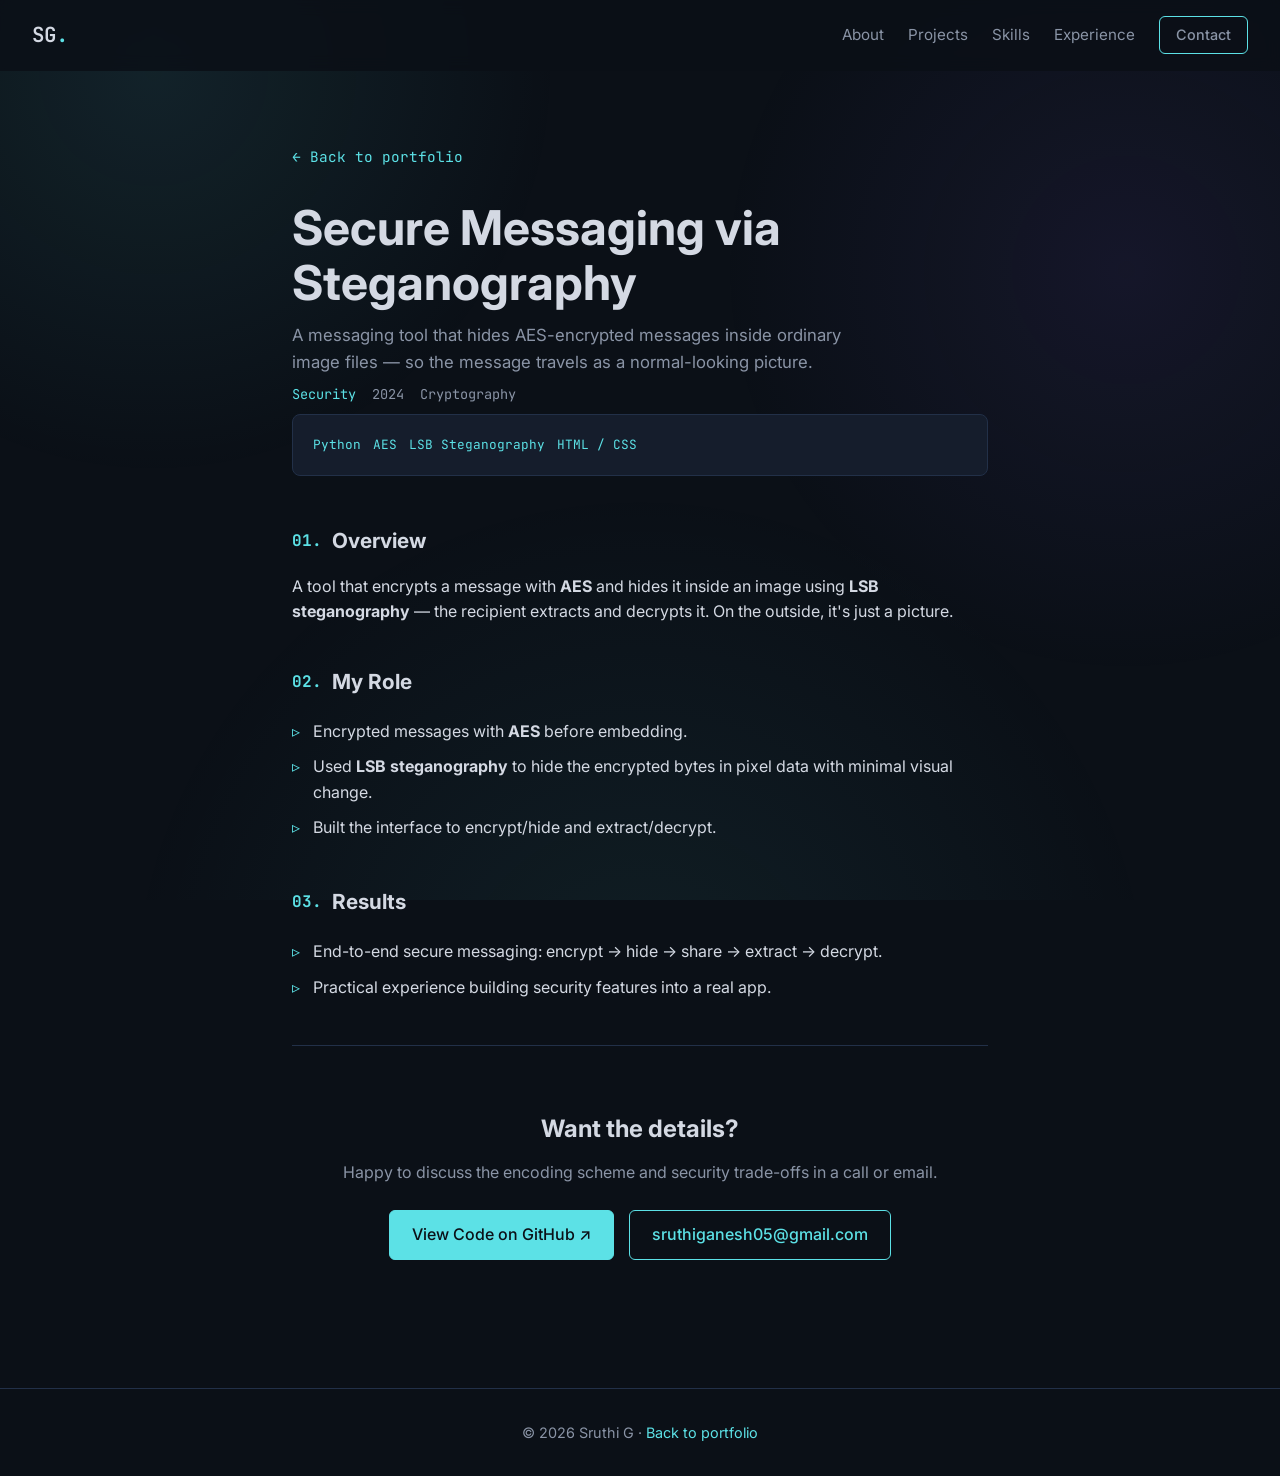
<file: case-studies/secure-messaging.html>
<!DOCTYPE html>
<html lang="en">
<head>
  <meta charset="UTF-8" />
  <meta name="viewport" content="width=device-width, initial-scale=1.0" />
  <title>Secure Messaging via Steganography · Case Study · Sruthi G</title>
  <meta name="description" content="Case study: a secure messaging tool that hides AES-encrypted text inside images using LSB steganography." />
  <link rel="stylesheet" href="../style.css" />
  <link rel="preconnect" href="https://fonts.googleapis.com" />
  <link rel="preconnect" href="https://fonts.gstatic.com" crossorigin />
  <link href="https://fonts.googleapis.com/css2?family=Inter:wght@400;500;600;700&family=JetBrains+Mono:wght@400;600&display=swap" rel="stylesheet" />
  <script>
    try {
      document.documentElement.dataset.theme = localStorage.getItem('theme') || 'dark';
    } catch (e) {
      document.documentElement.dataset.theme = 'dark';
    }
  </script>
</head>
<body>
  <div class="scroll-progress" id="scrollProgress"></div>
  <button class="to-top" id="toTop" aria-label="Back to top">↑</button>
  <header class="nav">
    <a class="nav-logo" href="../index.html">SG<span class="accent">.</span></a>
    <nav class="nav-links">
      <a href="../index.html#about">About</a>
      <a href="../index.html#projects">Projects</a>
      <a href="../index.html#skills">Skills</a>
      <a href="../index.html#experience">Experience</a>
      <a href="../index.html#contact" class="btn btn-sm">Contact</a>
    </nav>
  </header>

  <section class="cs-hero">
    <a class="cs-back" href="../index.html#projects">← Back to portfolio</a>
    <h1 class="cs-title">Secure Messaging via Steganography</h1>
    <p class="cs-sub">
      A messaging tool that hides AES-encrypted messages inside ordinary image
      files — so the message travels as a normal-looking picture.
    </p>
    <div class="cs-meta">
      <span class="cs-tag">Security</span>
      <span>2024</span>
      <span>Cryptography</span>
    </div>
    <ul class="cs-stack">
      <li>Python</li>
      <li>AES</li>
      <li>LSB Steganography</li>
      <li>HTML / CSS</li>
    </ul>
  </section>

  <div class="cs-content">
    <section class="cs-section reveal">
      <h2><span class="num">01.</span> Overview</h2>
      <p>
        A tool that encrypts a message with <strong>AES</strong> and hides it
        inside an image using <strong>LSB steganography</strong> — the recipient
        extracts and decrypts it. On the outside, it's just a picture.
      </p>
    </section>

    <section class="cs-section reveal">
      <h2><span class="num">02.</span> My Role</h2>
      <ul>
        <li>Encrypted messages with <strong>AES</strong> before embedding.</li>
        <li>Used <strong>LSB steganography</strong> to hide the encrypted bytes in pixel data with minimal visual change.</li>
        <li>Built the interface to encrypt/hide and extract/decrypt.</li>
      </ul>
    </section>

    <section class="cs-section reveal">
      <h2><span class="num">03.</span> Results</h2>
      <ul>
        <li>End-to-end secure messaging: encrypt → hide → share → extract → decrypt.</li>
        <li>Practical experience building security features into a real app.</li>
      </ul>
    </section>

    <div class="cs-cta">
      <h3>Want the details?</h3>
      <p>Happy to discuss the encoding scheme and security trade-offs in a call or email.</p>
      <div class="cs-cta-links">
        <a class="btn btn-primary" href="https://github.com/Sruthi1605/Steganography-Tool">View Code on GitHub ↗</a>
        <a class="btn" href="mailto:sruthiganesh05@gmail.com">sruthiganesh05@gmail.com</a>
      </div>
    </div>
  </div>

  <footer class="footer">
    <p>© 2026 Sruthi G · <a href="../index.html">Back to portfolio</a></p>
  </footer>

  <script src="../script.js"></script>
</body>
</html>
</file>
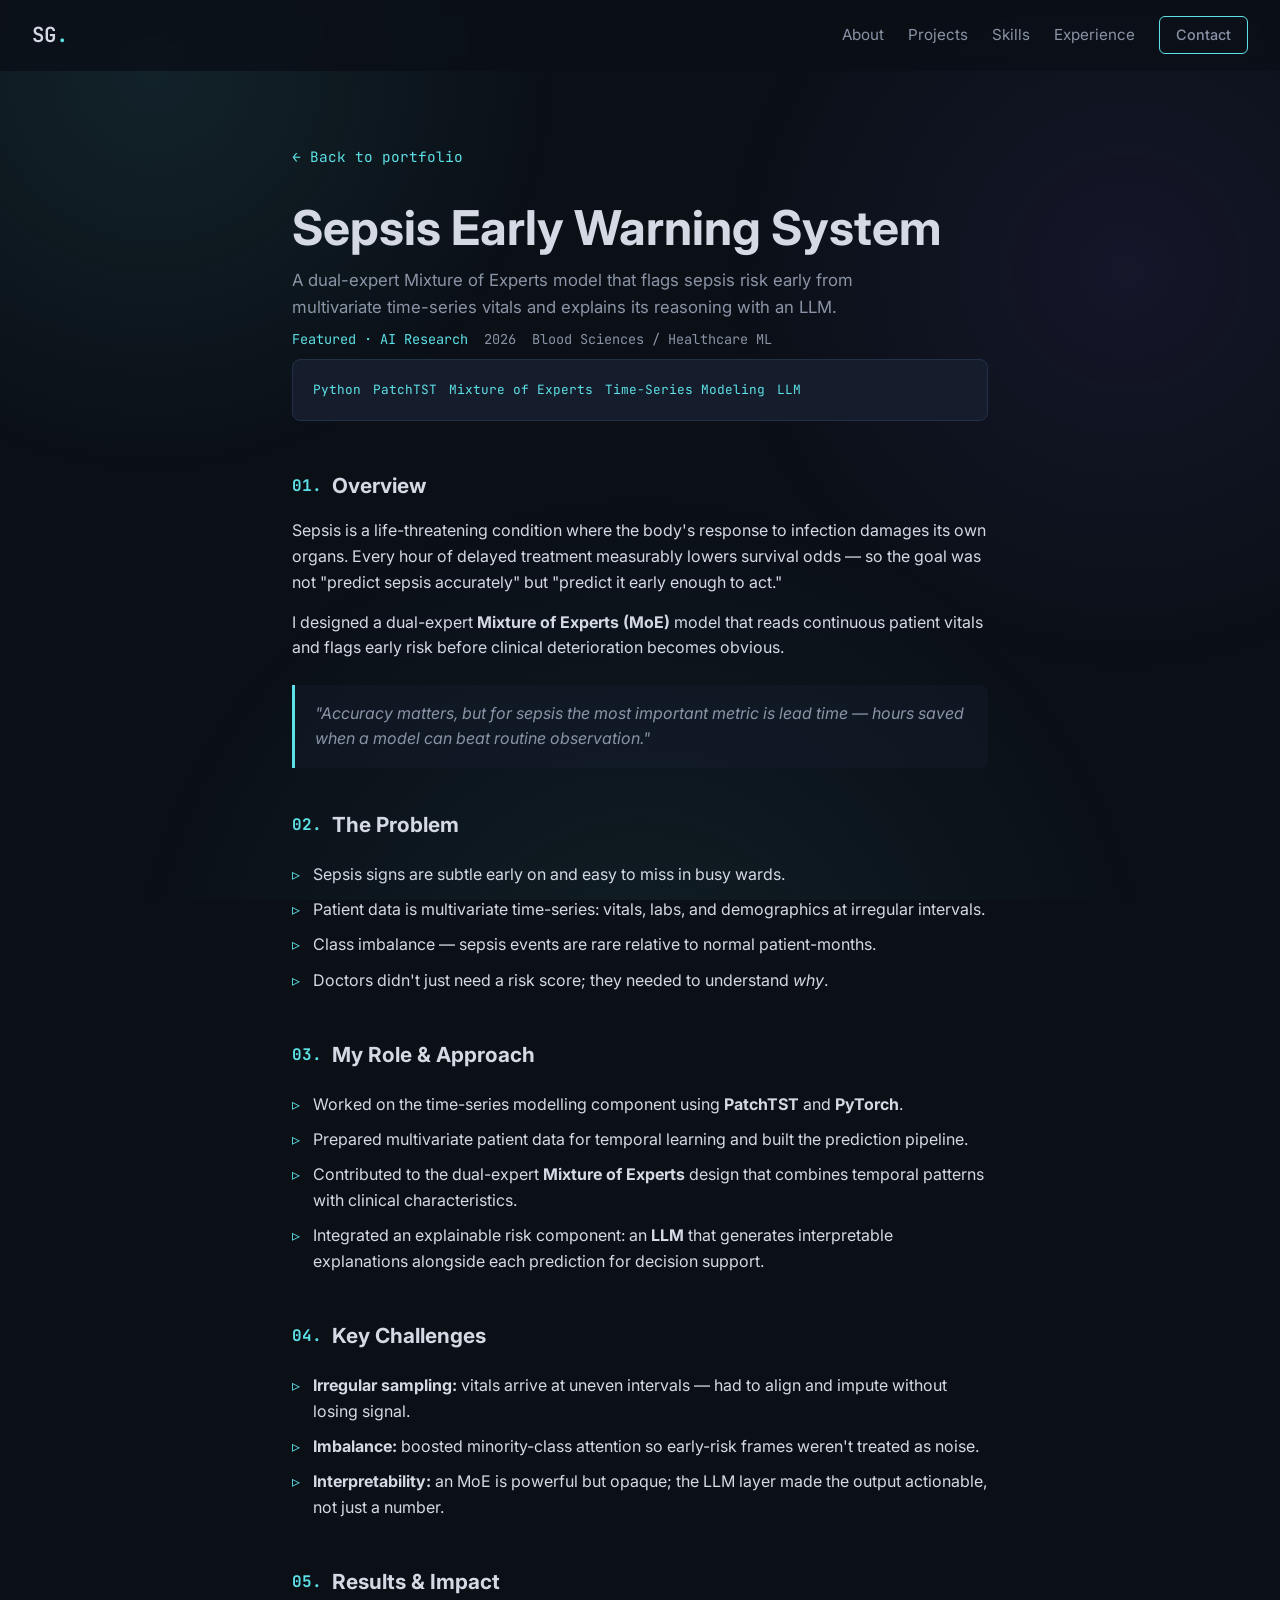
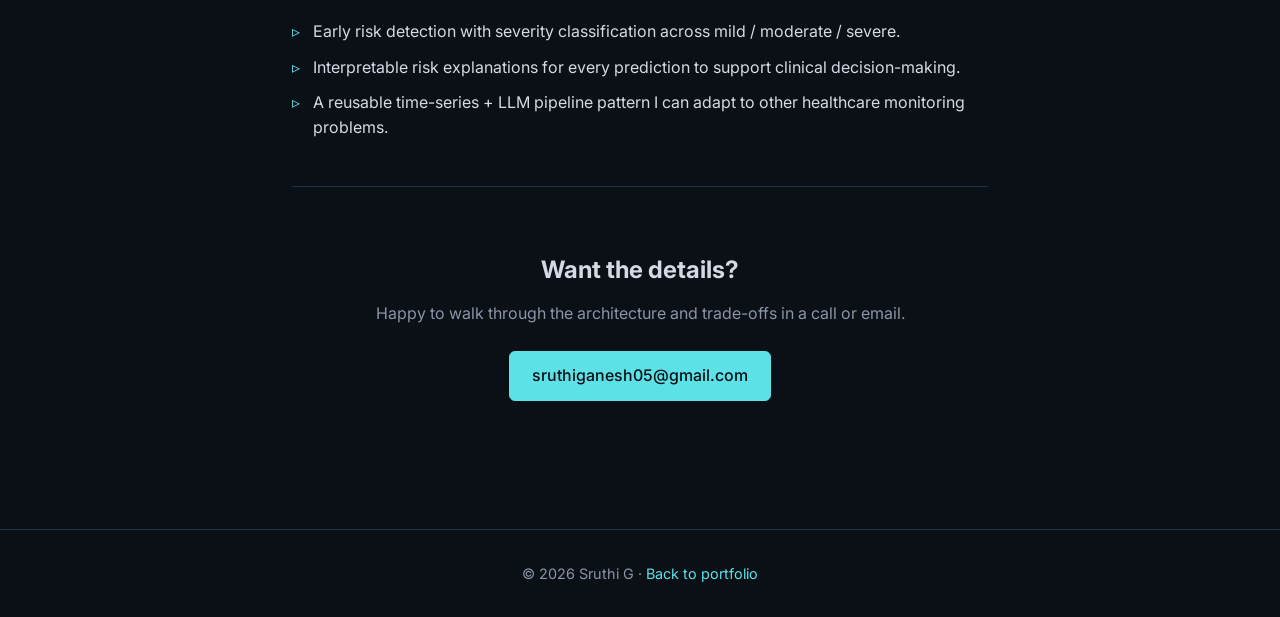
<file: case-studies/sepsis-early-warning.html>
<!DOCTYPE html>
<html lang="en">
<head>
  <meta charset="UTF-8" />
  <meta name="viewport" content="width=device-width, initial-scale=1.0" />
  <title>Sepsis Early Warning System · Case Study · Sruthi G</title>
  <meta name="description" content="Case study: dual-expert Mixture of Experts model for early sepsis prediction with LLM-powered explanations." />
  <link rel="stylesheet" href="../style.css" />
  <link rel="preconnect" href="https://fonts.googleapis.com" />
  <link rel="preconnect" href="https://fonts.gstatic.com" crossorigin />
  <link href="https://fonts.googleapis.com/css2?family=Inter:wght@400;500;600;700&family=JetBrains+Mono:wght@400;600&display=swap" rel="stylesheet" />
  <script>
    try {
      document.documentElement.dataset.theme = localStorage.getItem('theme') || 'dark';
    } catch (e) {
      document.documentElement.dataset.theme = 'dark';
    }
  </script>
</head>
<body>
  <div class="scroll-progress" id="scrollProgress"></div>
  <button class="to-top" id="toTop" aria-label="Back to top">↑</button>
  <header class="nav">
    <a class="nav-logo" href="../index.html">SG<span class="accent">.</span></a>
    <nav class="nav-links">
      <a href="../index.html#about">About</a>
      <a href="../index.html#projects">Projects</a>
      <a href="../index.html#skills">Skills</a>
      <a href="../index.html#experience">Experience</a>
      <a href="../index.html#contact" class="btn btn-sm">Contact</a>
    </nav>
  </header>

  <section class="cs-hero">
    <a class="cs-back" href="../index.html#projects">← Back to portfolio</a>
    <h1 class="cs-title">Sepsis Early Warning System</h1>
    <p class="cs-sub">
      A dual-expert Mixture of Experts model that flags sepsis risk early from
      multivariate time-series vitals and explains its reasoning with an LLM.
    </p>
    <div class="cs-meta">
      <span class="cs-tag">Featured · AI Research</span>
      <span>2026</span>
      <span>Blood Sciences / Healthcare ML</span>
    </div>
    <ul class="cs-stack">
      <li>Python</li>
      <li>PatchTST</li>
      <li>Mixture of Experts</li>
      <li>Time-Series Modeling</li>
      <li>LLM</li>
    </ul>
  </section>

  <div class="cs-content">
    <section class="cs-section reveal">
      <h2><span class="num">01.</span> Overview</h2>
      <p>
        Sepsis is a life-threatening condition where the body's response to
        infection damages its own organs. Every hour of delayed treatment
        measurably lowers survival odds — so the goal was not "predict sepsis
        accurately" but "predict it early enough to act."
      </p>
      <p>
        I designed a dual-expert <strong>Mixture of Experts (MoE)</strong>
        model that reads continuous patient vitals and flags early risk before
        clinical deterioration becomes obvious.
      </p>
      <div class="cs-fact">
        "Accuracy matters, but for sepsis the most important metric is lead
        time — hours saved when a model can beat routine observation."
      </div>
    </section>

    <section class="cs-section reveal">
      <h2><span class="num">02.</span> The Problem</h2>
      <ul>
        <li>Sepsis signs are subtle early on and easy to miss in busy wards.</li>
        <li>Patient data is multivariate time-series: vitals, labs, and demographics at irregular intervals.</li>
        <li>Class imbalance — sepsis events are rare relative to normal patient-months.</li>
        <li>Doctors didn't just need a risk score; they needed to understand <em>why</em>.</li>
      </ul>
    </section>

    <section class="cs-section reveal">
      <h2><span class="num">03.</span> My Role &amp; Approach</h2>
      <ul>
        <li>Worked on the time-series modelling component using <strong>PatchTST</strong> and <strong>PyTorch</strong>.</li>
        <li>Prepared multivariate patient data for temporal learning and built the prediction pipeline.</li>
        <li>Contributed to the dual-expert <strong>Mixture of Experts</strong> design that combines temporal patterns with clinical characteristics.</li>
        <li>Integrated an explainable risk component: an <strong>LLM</strong> that generates interpretable explanations alongside each prediction for decision support.</li>
      </ul>
    </section>

    <section class="cs-section reveal">
      <h2><span class="num">04.</span> Key Challenges</h2>
      <ul>
        <li><strong>Irregular sampling:</strong> vitals arrive at uneven intervals — had to align and impute without losing signal.</li>
        <li><strong>Imbalance:</strong> boosted minority-class attention so early-risk frames weren't treated as noise.</li>
        <li><strong>Interpretability:</strong> an MoE is powerful but opaque; the LLM layer made the output actionable, not just a number.</li>
      </ul>
    </section>

    <section class="cs-section reveal">
      <h2><span class="num">05.</span> Results &amp; Impact</h2>
      <ul>
        <li>Early risk detection with severity classification across mild / moderate / severe.</li>
        <li>Interpretable risk explanations for every prediction to support clinical decision-making.</li>
        <li>A reusable time-series + LLM pipeline pattern I can adapt to other healthcare monitoring problems.</li>
      </ul>
    </section>

    <div class="cs-cta">
      <h3>Want the details?</h3>
      <p>Happy to walk through the architecture and trade-offs in a call or email.</p>
      <a class="btn btn-primary" href="mailto:sruthiganesh05@gmail.com">sruthiganesh05@gmail.com</a>
    </div>
  </div>

  <footer class="footer">
    <p>© 2026 Sruthi G · <a href="../index.html">Back to portfolio</a></p>
  </footer>

  <script src="../script.js"></script>
</body>
</html>
</file>
<file: style.css>
:root {
  --bg: #0b1017;
  --bg-alt: #111826;
  --surface: #151d2c;
  --text: #d4d9e3;
  --muted: #8a94a6;
  --accent: #5ce1e6;
  --accent-2: #7b5ce6;
  --border: #223048;
  --nav-bg: rgba(11, 16, 23, 0.85);
  --panel: rgba(21, 29, 44, 0.55);
  --font-sans: 'Inter', system-ui, -apple-system, sans-serif;
  --font-mono: 'JetBrains Mono', monospace;
}

html[data-theme='light'] {
  --bg: #f5f8fc;
  --bg-alt: #dfe7f0;
  --surface: #ffffff;
  --text: #1c2430;
  --muted: #57636f;
  --accent: #0b7d88;
  --accent-2: #6a48d6;
  --border: #dbe3ef;
  --nav-bg: rgba(245, 248, 252, 0.85);
  --panel: rgba(255, 255, 255, 0.7);
}

body {
  transition: background 0.45s ease, color 0.45s ease;
}

@keyframes cursor-blink {
  0%, 100% { opacity: 1; }
  50% { opacity: 0; }
}

* {
  margin: 0;
  padding: 0;
  box-sizing: border-box;
}

html {
  scroll-behavior: smooth;
}

body {
  font-family: var(--font-sans);
  background: var(--bg);
  color: var(--text);
  line-height: 1.6;
}

a {
  color: var(--accent);
  text-decoration: none;
}

a:hover {
  text-decoration: underline;
}

.accent {
  color: var(--accent);
}

/* ---------- Nav ---------- */
.nav {
  position: fixed;
  top: 0;
  left: 0;
  right: 0;
  z-index: 50;
  display: flex;
  align-items: center;
  justify-content: space-between;
  padding: 1rem 2rem;
  background: var(--nav-bg);
  backdrop-filter: blur(8px);
  border-bottom: 1px solid transparent;
  transition: border-color 0.3s, background 0.45s ease;
}

.nav.scrolled {
  border-color: var(--border);
}

.nav-logo {
  font-family: var(--font-mono);
  font-weight: 600;
  font-size: 1.3rem;
  color: var(--text);
}

.nav-logo:hover {
  text-decoration: none;
}

.nav-links {
  display: flex;
  align-items: center;
  gap: 1.5rem;
  font-size: 0.95rem;
}

.nav-links a {
  color: var(--muted);
}

.nav-links > a:not(.btn) {
  position: relative;
}

.nav-links > a:not(.btn)::after {
  content: '';
  position: absolute;
  left: 0;
  bottom: -4px;
  width: 100%;
  height: 1px;
  background: var(--accent);
  transform: scaleX(0);
  transform-origin: right;
  transition: transform 0.3s ease;
}

.nav-links > a:not(.btn):hover::after {
  transform: scaleX(1);
  transform-origin: left;
}

.nav-links a:hover {
  color: var(--accent);
  text-decoration: none;
}

/* ---------- Theme toggle (light bulb) ---------- */
.theme-toggle {
  position: relative;
  width: 38px;
  height: 38px;
  padding: 0;
  display: grid;
  place-items: center;
  background: transparent;
  border: 1px solid var(--border);
  border-radius: 50%;
  color: var(--muted);
  cursor: pointer;
  transition: border-color 0.3s ease, color 0.3s ease;
}

.theme-toggle:hover {
  border-color: var(--accent);
  color: var(--accent);
}

.theme-toggle .halo {
  position: absolute;
  inset: -9px;
  border-radius: 50%;
  background: radial-gradient(circle, rgba(255, 214, 90, 0.6), transparent 65%);
  opacity: 0;
  transform: scale(0.55);
  transition: opacity 0.4s ease, transform 0.4s ease;
  pointer-events: none;
}

html[data-theme='light'] .theme-toggle .halo {
  opacity: 1;
  transform: scale(1);
  animation: halo-pulse 2.4s ease-in-out infinite;
}

@keyframes halo-pulse {
  0%, 100% { opacity: 0.55; transform: scale(1); }
  50% { opacity: 1; transform: scale(1.1); }
}

.theme-toggle svg {
  position: relative;
  z-index: 1;
  width: 18px;
  height: 18px;
  transition: transform 0.35s ease;
}

.theme-toggle:hover svg {
  transform: scale(1.12) rotate(-6deg);
}

.bulb .glass {
  fill: rgba(255, 255, 255, 0.05);
  stroke: currentColor;
  stroke-width: 1.4;
  transition: fill 0.4s ease, stroke 0.4s ease;
}

.bulb .filament {
  fill: none;
  stroke: currentColor;
  stroke-width: 1.3;
  stroke-linecap: round;
  transition: stroke 0.4s ease, opacity 0.4s ease;
  opacity: 0.7;
}

.bulb .base {
  fill: currentColor;
  opacity: 0.7;
  transition: fill 0.4s ease;
}

html[data-theme='light'] .bulb .glass {
  fill: rgba(255, 221, 120, 0.25);
  stroke: #ffd873;
}

html[data-theme='light'] .bulb .filament,
html[data-theme='light'] .bulb .base {
  stroke: #ffd873;
  fill: #ffd873;
  opacity: 1;
}

/* ---------- Buttons ---------- */
.btn {
  display: inline-block;
  padding: 0.7rem 1.4rem;
  border: 1px solid var(--accent);
  border-radius: 6px;
  color: var(--accent);
  font-weight: 500;
  transition: background 0.2s, color 0.2s;
  background: transparent;
}

.btn:hover {
  background: rgba(92, 225, 230, 0.12);
  color: var(--accent);
  text-decoration: none;
}

.btn-primary {
  background: var(--accent);
  color: var(--bg);
}

.btn-primary:hover {
  background: var(--accent);
  filter: brightness(1.12);
  color: var(--bg);
}

.btn-sm {
  padding: 0.4rem 1rem;
  font-size: 0.9rem;
}

/* ---------- Hero ---------- */
.hero {
  min-height: 100vh;
  display: flex;
  flex-direction: column;
  justify-content: center;
  max-width: 900px;
  margin: 0 auto;
  padding: 6rem 2rem 2rem;
}

.hero-kicker {
  font-family: var(--font-mono);
  color: var(--accent);
  font-size: 1rem;
  margin-bottom: 1.5rem;
}

.hero-name {
  font-size: clamp(3rem, 8vw, 5rem);
  line-height: 1.05;
  font-weight: 700;
  letter-spacing: -1px;
}

.hero-tagline {
  font-size: clamp(1.4rem, 3.5vw, 2rem);
  color: var(--muted);
  font-weight: 500;
  margin-top: 0.75rem;
  min-height: 1.5em;
}

.hero-tagline::after {
  content: '▍';
  color: var(--accent);
  margin-left: 2px;
  animation: cursor-blink 0.9s step-end infinite;
}

.hero-tagline.typed::after {
  animation: none;
  opacity: 0;
}

/* Hero entrance */
.hero > * {
  animation: hero-in 0.9s cubic-bezier(0.2, 0.7, 0.2, 1) both;
}

.hero-kicker { animation-delay: 0.1s; }
.hero-name { animation-delay: 0.25s; }
.hero-tagline { animation-delay: 0.4s; }
.hero-desc { animation-delay: 0.55s; }
.hero-actions { animation-delay: 0.7s; }

@keyframes hero-in {
  from {
    opacity: 0;
    transform: translateY(30px);
  }
  to {
    opacity: 1;
    transform: translateY(0);
  }
}

.hero-desc {
  max-width: 560px;
  margin-top: 1.25rem;
  color: var(--muted);
}

.hero-seeking {
  max-width: 560px;
  margin-top: 1rem;
  font-family: var(--font-mono);
  font-size: 0.92rem;
  color: var(--text);
  border-left: 2px solid var(--accent);
  padding: 0.15rem 0 0.15rem 0.85rem;
}

.hero-seeking strong {
  color: var(--accent);
  font-weight: 600;
}

.hero-actions {
  margin-top: 2.5rem;
  display: flex;
  gap: 1rem;
  flex-wrap: wrap;
}

/* ---------- Status chip ---------- */
.status-chip {
  display: inline-flex;
  align-items: center;
  gap: 0.7rem;
  margin-top: 1.75rem;
  padding: 0.75rem 1.35rem;
  border: 1px solid rgba(40, 200, 64, 0.55);
  border-radius: 999px;
  background: var(--surface);
  font-family: var(--font-mono);
  font-size: 0.95rem;
  font-weight: 500;
  letter-spacing: 0.02em;
  color: var(--text);
  cursor: pointer;
  user-select: none;
  box-shadow: 0 0 0 0 rgba(40, 200, 64, 0.25), 0 6px 20px rgba(0, 0, 0, 0.25);
  transition: border-color 0.3s ease, color 0.3s ease, background 0.45s ease, box-shadow 0.3s ease, transform 0.3s ease;
}

.status-chip:hover {
  transform: translateY(-2px);
  box-shadow: 0 0 22px rgba(40, 200, 64, 0.35), 0 10px 26px rgba(0, 0, 0, 0.3);
}

.status-chip.working {
  border-color: var(--accent);
  box-shadow: 0 0 0 0 rgba(92, 225, 230, 0.25), 0 6px 20px rgba(0, 0, 0, 0.25);
}

.status-chip.working:hover {
  box-shadow: 0 0 22px rgba(92, 225, 230, 0.35), 0 10px 26px rgba(0, 0, 0, 0.3);
}

.status-dot {
  width: 11px;
  height: 11px;
  border-radius: 50%;
  background: #28c840;
  box-shadow: 0 0 0 0 rgba(40, 200, 64, 0.5);
  animation: status-ping 1.8s ease-out infinite;
  transition: background 0.3s ease;
}

@keyframes status-ping {
  0% { box-shadow: 0 0 0 0 rgba(40, 200, 64, 0.5); }
  70% { box-shadow: 0 0 0 10px rgba(40, 200, 64, 0); }
  100% { box-shadow: 0 0 0 0 rgba(40, 200, 64, 0); }
}

.status-chip.working .status-dot {
  background: var(--accent);
  animation-name: status-ping-accent;
}

@keyframes status-ping-accent {
  0% { box-shadow: 0 0 0 0 rgba(92, 225, 230, 0.5); }
  70% { box-shadow: 0 0 0 10px rgba(92, 225, 230, 0); }
  100% { box-shadow: 0 0 0 0 rgba(92, 225, 230, 0); }
}

.status-chip:focus-visible {
  outline: 2px solid var(--accent);
  outline-offset: 3px;
}

/* ---------- Back to top ---------- */
.to-top {
  position: fixed;
  right: 24px;
  bottom: 24px;
  z-index: 70;
  width: 44px;
  height: 44px;
  border: 1px solid var(--border);
  border-radius: 50%;
  background: var(--surface);
  color: var(--accent);
  font-size: 1.15rem;
  cursor: pointer;
  opacity: 0;
  transform: translateY(12px);
  pointer-events: none;
  transition: opacity 0.3s ease, transform 0.3s ease, border-color 0.3s ease, background 0.45s ease;
}

.to-top.show {
  opacity: 1;
  transform: translateY(0);
  pointer-events: auto;
}

.to-top:hover {
  border-color: var(--accent);
  box-shadow: 0 0 0 4px rgba(92, 225, 230, 0.15);
}

/* ---------- Sections ---------- */
.section {
  max-width: 900px;
  margin: 0 auto;
  padding: 5rem 2rem;
  scroll-margin-top: 76px;
}

.section-title {
  font-size: 1.7rem;
  display: flex;
  align-items: center;
  gap: 0.75rem;
  margin-bottom: 1.5rem;
}

.section-title.center {
  justify-content: center;
  text-align: center;
}

.num {
  font-family: var(--font-mono);
  color: var(--accent);
  font-size: 1.1rem;
}

.section-sub {
  color: var(--muted);
  margin-bottom: 2.5rem;
  max-width: 640px;
}

/* ---------- Scroll progress ---------- */
.scroll-progress {
  position: fixed;
  top: 0;
  left: 0;
  height: 3px;
  width: 100%;
  z-index: 60;
  background: linear-gradient(90deg, var(--accent), var(--accent-2));
  transform: scaleX(0);
  transform-origin: 0 0;
}

/* ---------- Profile card ---------- */
.profile-card {
  background: var(--surface);
  border: 1px solid var(--border);
  border-radius: 12px;
  box-shadow: 0 12px 32px rgba(0, 0, 0, 0.25);
  padding: 2rem;
  text-align: center;
  transform-style: preserve-3d;
  will-change: transform;
  transition: transform 0.45s cubic-bezier(0.2, 0.7, 0.2, 1), border-color 0.3s ease, box-shadow 0.45s ease;
}

.profile-card:hover {
  border-color: var(--accent);
  box-shadow: 0 18px 44px rgba(0, 0, 0, 0.3);
}

.profile-initials {
  width: 64px;
  height: 64px;
  margin: 0 auto 1rem;
  display: grid;
  place-items: center;
  border-radius: 50%;
  background: linear-gradient(135deg, var(--accent), var(--accent-2));
  color: #081018;
  font-family: var(--font-mono);
  font-size: 1.3rem;
  font-weight: 600;
}

.profile-name {
  font-size: 1.3rem;
  font-weight: 600;
  margin-bottom: 0.25rem;
}

.profile-role {
  color: var(--muted);
  font-size: 0.92rem;
  margin-bottom: 1rem;
}

.profile-chip {
  display: inline-flex;
  align-items: center;
  gap: 0.5rem;
  font-family: var(--font-mono);
  font-size: 0.8rem;
  color: #28c840;
  border: 1px solid rgba(40, 200, 64, 0.45);
  border-radius: 999px;
  padding: 0.3rem 0.85rem;
  margin-bottom: 1.25rem;
  cursor: pointer;
  user-select: none;
  transition: color 0.3s ease, border-color 0.3s ease;
}

.profile-chip:hover {
  border-color: #28c840;
}

.profile-chip.working {
  color: var(--accent);
  border-color: rgba(92, 225, 230, 0.55);
}

.profile-chip.working:hover {
  border-color: var(--accent);
}

.profile-chip.working .status-dot {
  background: var(--accent);
  animation-name: status-ping-accent;
}

.profile-chip .status-dot {
  width: 8px;
  height: 8px;
}

.profile-chip:focus-visible {
  outline: 2px solid var(--accent);
  outline-offset: 2px;
}

.profile-meta {
  list-style: none;
  border-top: 1px solid var(--border);
  padding-top: 1.1rem;
  margin: 0;
}

.profile-meta li {
  display: flex;
  justify-content: space-between;
  gap: 1rem;
  font-size: 0.88rem;
  padding: 0.3rem 0;
}

.profile-meta .meta-label {
  color: var(--muted);
}

.profile-meta a {
  color: var(--accent);
}

/* ---------- Marquee ---------- */
.marquee {
  overflow: hidden;
  border-top: 1px solid var(--border);
  border-bottom: 1px solid var(--border);
  background: var(--panel);
  padding: 1rem 0;
}

.marquee-track {
  display: flex;
  align-items: center;
  gap: 2rem;
  width: max-content;
  animation: marquee 28s linear infinite;
}

.marquee:hover .marquee-track {
  animation-play-state: paused;
}

.marquee-track span {
  font-family: var(--font-mono);
  font-size: 0.95rem;
  text-transform: uppercase;
  letter-spacing: 0.1em;
  color: var(--muted);
}

.marquee-track i {
  font-style: normal;
  font-size: 0.55rem;
  color: var(--accent);
}

@keyframes marquee {
  to {
    transform: translateX(-50%);
  }
}

/* ---------- About ---------- */
.about-grid {
  display: grid;
  grid-template-columns: 1.5fr 1fr;
  gap: 3rem;
  align-items: start;
}

.about-text p {
  color: var(--text);
  margin-bottom: 1rem;
}

.about-facts {
  list-style: none;
  margin-top: 1.5rem;
  border-top: 1px solid var(--border);
  padding-top: 0.25rem;
}

.about-facts li {
  display: flex;
  justify-content: space-between;
  gap: 1rem;
  padding: 0.5rem 0;
  font-size: 0.9rem;
  border-bottom: 1px dashed var(--border);
}

.about-facts li:last-child {
  border-bottom: none;
}

.about-facts span {
  color: var(--muted);
  font-family: var(--font-mono);
  font-size: 0.8rem;
  text-transform: uppercase;
  letter-spacing: 0.06em;
}

.about-facts strong {
  color: var(--text);
  font-weight: 500;
  text-align: right;
}

/* ---------- Stack chips ---------- */
.stack-groups {
  display: grid;
  grid-template-columns: repeat(2, 1fr);
  gap: 1.25rem;
}

.stack-group {
  background: var(--surface);
  border: 1px solid var(--border);
  border-radius: 12px;
  padding: 1.4rem 1.5rem;
  transition: transform 0.25s ease, border-color 0.25s ease, box-shadow 0.25s ease;
}

.stack-group:hover {
  transform: translateY(-4px);
  border-color: var(--accent);
  box-shadow: 0 8px 24px rgba(92, 225, 230, 0.08);
}

.stack-group h3 {
  font-family: var(--font-mono);
  font-size: 0.78rem;
  text-transform: uppercase;
  letter-spacing: 0.09em;
  color: var(--accent);
  margin-bottom: 1rem;
  display: flex;
  align-items: center;
  gap: 0.5rem;
}

.stack-group h3::before {
  content: '◆';
  font-size: 0.55rem;
}

.stack-group-chips {
  display: flex;
  flex-wrap: wrap;
  gap: 0.55rem;
}

.chip {
  padding: 0.45rem 1rem;
  border: 1px solid var(--border);
  border-radius: 999px;
  background: var(--surface);
  font-family: var(--font-mono);
  font-size: 0.85rem;
  color: var(--text);
  transition: border-color 0.25s ease, transform 0.25s ease;
}

.chip:hover {
  border-color: var(--accent);
  transform: translateY(-2px);
}

.honors-sub {
  margin: 2.5rem 0 1.25rem;
  font-family: var(--font-mono);
  font-size: 1rem;
  color: var(--muted);
}

.tech-list {
  list-style: none;
  display: grid;
  grid-template-columns: repeat(2, 1fr);
  gap: 0.35rem;
  margin-top: 0.75rem;
}

.tech-list li {
  font-family: var(--font-mono);
  font-size: 0.9rem;
  color: var(--muted);
  padding-left: 1.2rem;
  position: relative;
}

.tech-list li::before {
  content: '▹';
  position: absolute;
  left: 0;
  color: var(--accent);
}

/* ---------- Projects ---------- */
.project-card {
  position: relative;
  overflow: hidden;
  background: var(--surface);
  border: 1px solid var(--border);
  border-radius: 10px;
  padding: 1.75rem;
  margin-bottom: 1.5rem;
  transition: transform 0.25s ease, border-color 0.25s ease, box-shadow 0.25s ease;
}

.project-card::before {
  content: '';
  position: absolute;
  inset: 0;
  background: radial-gradient(
    600px circle at var(--mx, 50%) var(--my, 50%),
    rgba(92, 225, 230, 0.09),
    transparent 40%
  );
  opacity: 0;
  transition: opacity 0.3s ease;
  pointer-events: none;
}

.project-card:hover {
  transform: translateY(-5px);
  border-color: var(--accent);
  box-shadow: 0 10px 30px rgba(92, 225, 230, 0.1);
}

.project-card:hover::before {
  opacity: 1;
}

.project-meta {
  display: flex;
  justify-content: space-between;
  font-family: var(--font-mono);
  font-size: 0.8rem;
  color: var(--muted);
  margin-bottom: 0.75rem;
}

.project-tag {
  color: var(--accent);
}

.project-title {
  font-size: 1.35rem;
  margin-bottom: 0.6rem;
}

.project-desc {
  color: var(--muted);
  font-size: 0.95rem;
}

.project-stack {
  list-style: none;
  display: flex;
  flex-wrap: wrap;
  gap: 0.75rem;
  margin-top: 1rem;
  font-family: var(--font-mono);
  font-size: 0.8rem;
  color: var(--accent);
}

.project-links {
  margin-top: 1rem;
  display: flex;
  align-items: center;
  gap: 1.25rem;
  font-size: 0.95rem;
}

/* ---------- Project thumbnails & stat chips ---------- */
.project-thumb {
  border: 1px solid var(--border);
  border-radius: 10px;
  overflow: hidden;
  margin-bottom: 1.25rem;
  background: var(--bg-alt);
}

.thumb-bar {
  display: flex;
  align-items: center;
  gap: 0.45rem;
  padding: 0.5rem 0.8rem;
  background: var(--surface);
  border-bottom: 1px solid var(--border);
}

.thumb-bar span {
  width: 9px;
  height: 9px;
  border-radius: 50%;
  background: var(--muted);
  opacity: 0.6;
}

.thumb-bar span:nth-child(1) { background: #ff5f57; }
.thumb-bar span:nth-child(2) { background: #febc2e; }
.thumb-bar span:nth-child(3) { background: #28c840; }

.thumb-bar em {
  margin-left: auto;
  font-style: normal;
  font-family: var(--font-mono);
  font-size: 0.68rem;
  letter-spacing: 0.03em;
  color: var(--muted);
}

.thumb-body {
  height: 112px;
  display: grid;
  place-items: center;
  padding: 0.5rem 0.75rem;
  background: linear-gradient(180deg, var(--panel), transparent 70%);
}

.thumb-body svg {
  width: 100%;
  height: 100%;
  max-height: 112px;
}

.project-stats {
  list-style: none;
  display: flex;
  flex-wrap: wrap;
  gap: 0.5rem;
  margin-top: 1rem;
}

.project-stats li {
  font-family: var(--font-mono);
  font-size: 0.72rem;
  letter-spacing: 0.02em;
  color: var(--accent);
  border: 1px solid var(--border);
  border-radius: 999px;
  padding: 0.2rem 0.7rem;
  background: rgba(92, 225, 230, 0.08);
}

/* ---------- Scrollspy ---------- */
.nav-links > a:not(.btn).active {
  color: var(--accent);
}

.nav-links > a:not(.btn).active::after {
  transform: scaleX(1);
  transform-origin: left;
}

.muted {
  color: var(--muted);
  font-size: 0.85rem;
}

.more-link {
  text-align: center;
  margin-top: 2rem;
}

/* ---------- Stats ---------- */
.stats {
  display: grid;
  grid-template-columns: repeat(4, 1fr);
  gap: 1.25rem;
  max-width: 900px;
  margin: 0 auto;
  padding: 2rem;
}

.stat {
  text-align: center;
  background: var(--surface);
  border: 1px solid var(--border);
  border-radius: 10px;
  padding: 1.5rem 1rem;
  transition: transform 0.25s ease, border-color 0.25s ease;
}

.stat:hover {
  transform: translateY(-4px);
  border-color: var(--accent);
}

.stat-num {
  font-family: var(--font-mono);
  font-size: clamp(1.8rem, 4vw, 2.6rem);
  font-weight: 600;
  color: var(--accent);
  font-variant-numeric: tabular-nums;
  line-height: 1.1;
}

.stat-label {
  font-size: 0.85rem;
  color: var(--muted);
  margin-top: 0.5rem;
}

/* ---------- Skills ---------- */
.skills-grid {
  display: grid;
  grid-template-columns: repeat(2, 1fr);
  gap: 1.5rem;
}

.skill-group {
  background: var(--surface);
  border: 1px solid var(--border);
  border-radius: 10px;
  padding: 1.5rem;
  transition: transform 0.25s ease, border-color 0.25s ease, box-shadow 0.25s ease;
}

.skill-group:hover {
  transform: translateY(-4px);
  border-color: var(--accent);
  box-shadow: 0 8px 24px rgba(92, 225, 230, 0.08);
}

.skill-group h3 {
  font-size: 1.05rem;
  color: var(--accent);
  margin-bottom: 0.75rem;
}

.skill-group ul {
  list-style: none;
}

.skill-group li {
  padding: 0.3rem 0;
  color: var(--text);
}

/* ---------- Experience ---------- */
.timeline {
  border-left: 2px solid var(--border);
  padding-left: 2rem;
  margin-left: 0.5rem;
}

.job {
  margin-bottom: 2.5rem;
}

.job-head {
  display: flex;
  justify-content: space-between;
  align-items: baseline;
  gap: 1rem;
  flex-wrap: wrap;
  margin-bottom: 0.75rem;
}

.job-head h3 {
  font-size: 1.15rem;
}

.company {
  color: var(--accent);
}

.job-period {
  font-family: var(--font-mono);
  font-size: 0.85rem;
  color: var(--muted);
}

.job-points {
  list-style: none;
  color: var(--muted);
}

.job-points li {
  padding: 0.25rem 0 0.25rem 1.3rem;
  position: relative;
}

.job-points li::before {
  content: '▹';
  position: absolute;
  left: 0;
  color: var(--accent);
}

/* ---------- Contact ---------- */
.contact {
  text-align: center;
}

.contact-big {
  font-size: clamp(1.6rem, 4vw, 2.4rem);
  margin-bottom: 1rem;
}

.contact-text {
  color: var(--muted);
  max-width: 480px;
  margin: 0 auto 2rem;
}

/* ---------- Footer ---------- */
.footer {
  border-top: 1px solid var(--border);
  padding: 2rem;
  text-align: center;
  color: var(--muted);
  font-size: 0.9rem;
}

.footer-links {
  display: flex;
  justify-content: center;
  gap: 1.5rem;
  margin: 1rem 0;
}

.email {
  font-family: var(--font-mono);
  font-size: 0.85rem;
}

.contact-resume {
  margin-top: 1.25rem;
}

/* ---------- Case study pages ---------- */
.cs-hero {
  padding: 9rem 2rem 3rem;
  max-width: 760px;
  margin: 0 auto;
}

.cs-back {
  display: inline-block;
  font-family: var(--font-mono);
  font-size: 0.9rem;
  color: var(--accent);
  margin-bottom: 2rem;
}

.cs-title {
  font-size: clamp(2rem, 5vw, 3rem);
  line-height: 1.15;
  margin-bottom: 0.75rem;
}

.cs-sub {
  color: var(--muted);
  font-size: 1.05rem;
  max-width: 600px;
}

.cs-meta {
  display: flex;
  align-items: center;
  gap: 1rem;
  flex-wrap: wrap;
  margin-top: 0.5rem;
  font-family: var(--font-mono);
  font-size: 0.85rem;
  color: var(--muted);
}

.cs-tag {
  color: var(--accent);
}

.cs-content {
  max-width: 760px;
  margin: 0 auto;
  padding: 0 2rem 4rem;
}

.cs-section {
  margin-bottom: 2.5rem;
}

.cs-section h2 {
  font-size: 1.3rem;
  display: flex;
  align-items: center;
  gap: 0.6rem;
  margin-bottom: 1rem;
}

.cs-section h2 .num {
  font-size: 1rem;
}

.cs-section p {
  color: var(--text);
  margin-bottom: 0.9rem;
}

.cs-section ul {
  list-style: none;
}

.cs-section li {
  color: var(--text);
  padding: 0.3rem 0 0.3rem 1.3rem;
  position: relative;
}

.cs-section li::before {
  content: '▹';
  position: absolute;
  left: 0;
  color: var(--accent);
}

.cs-stack {
  list-style: none;
  display: flex;
  flex-wrap: wrap;
  gap: 0.75rem;
  padding: 1.25rem;
  margin-top: 0.5rem;
  background: var(--surface);
  border: 1px solid var(--border);
  border-radius: 8px;
}

.cs-stack li {
  font-family: var(--font-mono);
  font-size: 0.8rem;
  color: var(--accent);
  padding: 0;
}

.cs-fact {
  border-left: 3px solid var(--accent);
  background: var(--panel);
  padding: 1rem 1.25rem;
  border-radius: 0 8px 8px 0;
  margin: 1.5rem 0;
  color: var(--muted);
  font-style: italic;
}

/* ---------- Awards & certifications ---------- */
.award-grid {
  display: grid;
  grid-template-columns: repeat(2, 1fr);
  gap: 1.25rem;
}

.award-card {
  background: var(--surface);
  border: 1px solid var(--border);
  border-radius: 10px;
  padding: 1.35rem 1.5rem;
  transition: transform 0.25s ease, border-color 0.25s ease, box-shadow 0.25s ease;
}

.award-card:hover {
  transform: translateY(-4px);
  border-color: var(--accent);
  box-shadow: 0 8px 24px rgba(92, 225, 230, 0.08);
}

.award-tag {
  display: inline-block;
  font-family: var(--font-mono);
  font-size: 0.72rem;
  text-transform: uppercase;
  letter-spacing: 0.1em;
  color: var(--accent);
  border: 1px solid var(--border);
  border-radius: 999px;
  padding: 0.15rem 0.65rem;
  margin-bottom: 0.8rem;
}

.award-card h3 {
  font-size: 1.05rem;
  margin-bottom: 0.45rem;
}

.award-card p {
  font-size: 0.92rem;
  color: var(--muted);
  margin: 0;
}

.cs-cta {
  text-align: center;
  padding: 4rem 2rem;
  border-top: 1px solid var(--border);
}

.cs-cta h3 {
  font-size: 1.5rem;
  margin-bottom: 0.75rem;
}

.cs-cta p {
  color: var(--muted);
  margin-bottom: 1.5rem;
}

.cs-cta-links {
  display: flex;
  justify-content: center;
  gap: 0.9rem;
  flex-wrap: wrap;
}

/* ---------- Responsive ---------- */
@media (max-width: 768px) {
  .nav-links a:not(.btn) {
    display: none;
  }

  .about-grid {
    grid-template-columns: 1fr;
  }

  .skills-grid {
    grid-template-columns: 1fr;
  }

  .award-grid {
    grid-template-columns: 1fr;
  }

  .stack-groups {
    grid-template-columns: 1fr;
  }

  .thumb-body {
    height: 86px;
  }

  .stats {
    grid-template-columns: repeat(2, 1fr);
    padding: 2rem 1.25rem;
  }

  .section {
    padding: 3.5rem 1.25rem;
  }
}

/* ---------- Reveal animation ---------- */
.reveal {
  opacity: 0;
  transform: translateY(14px);
  transition: opacity 0.45s ease, transform 0.45s ease;
}

.reveal.visible {
  opacity: 1;
  transform: translateY(0);
}

/* Stagger reveals for cards */
.project-card.reveal:nth-child(3) { transition-delay: 0.05s; }
.project-card.reveal:nth-child(4) { transition-delay: 0.1s; }
.project-card.reveal:nth-child(5) { transition-delay: 0.15s; }
.project-card.reveal:nth-child(6) { transition-delay: 0.2s; }
.project-card.reveal:nth-child(7) { transition-delay: 0.25s; }

.skill-group.reveal:nth-child(1) { transition-delay: 0s; }
.skill-group.reveal:nth-child(2) { transition-delay: 0.08s; }
.skill-group.reveal:nth-child(3) { transition-delay: 0.16s; }
.skill-group.reveal:nth-child(4) { transition-delay: 0.24s; }

.job.reveal:nth-child(1) { transition-delay: 0s; }
.job.reveal:nth-child(2) { transition-delay: 0.1s; }
.job.reveal:nth-child(3) { transition-delay: 0.2s; }

.award-card.reveal:nth-child(1) { transition-delay: 0s; }
.award-card.reveal:nth-child(2) { transition-delay: 0.08s; }
.award-card.reveal:nth-child(3) { transition-delay: 0.16s; }
.award-card.reveal:nth-child(4) { transition-delay: 0.24s; }

/* Alternating slide-in directions */
.project-card.reveal:nth-child(odd) { transform: translateX(-24px); }
.project-card.reveal:nth-child(even) { transform: translateX(24px); }
.project-card.reveal:nth-child(odd).visible,
.project-card.reveal:nth-child(even).visible { transform: translateX(0); }

.award-card.reveal:nth-child(odd) { transform: translateX(-24px); }
.award-card.reveal:nth-child(even) { transform: translateX(24px); }
.award-card.reveal:nth-child(odd).visible,
.award-card.reveal:nth-child(even).visible { transform: translateX(0); }

/* Keep hover lifts working on revealed cards */
.project-card.reveal:nth-child(odd).visible:hover,
.project-card.reveal:nth-child(even).visible:hover {
  transform: translateY(-5px);
}

.award-card.reveal:nth-child(odd).visible:hover,
.award-card.reveal:nth-child(even).visible:hover {
  transform: translateY(-4px);
}

.skill-group.reveal:hover {
  transform: translateY(-4px);
}

/* ---------- Eye-candy ---------- */
body::before {
  content: '';
  position: fixed;
  inset: 0;
  z-index: -1;
  background:
    radial-gradient(900px circle at 12% 8%, rgba(92, 225, 230, 0.09), transparent 45%),
    radial-gradient(900px circle at 88% 30%, rgba(123, 92, 230, 0.09), transparent 45%),
    radial-gradient(1000px circle at 50% 112%, rgba(92, 225, 230, 0.07), transparent 52%);
  pointer-events: none;
}

html[data-theme='light'] body::before {
  background:
    radial-gradient(900px circle at 12% 8%, rgba(11, 125, 136, 0.12), transparent 45%),
    radial-gradient(900px circle at 88% 30%, rgba(106, 72, 214, 0.1), transparent 45%),
    radial-gradient(1000px circle at 50% 112%, rgba(11, 125, 136, 0.08), transparent 52%);
}

/* ---------- Aurora + grid ---------- */
.aurora {
  position: fixed;
  inset: 0;
  z-index: -1;
  overflow: hidden;
  pointer-events: none;
}

.aurora-blob {
  position: absolute;
  width: 58vmax;
  height: 58vmax;
  border-radius: 50%;
  filter: blur(90px);
  will-change: transform;
}

.a1 {
  top: -24vmax;
  left: -18vmax;
  background: radial-gradient(circle, rgba(92, 225, 230, 0.5), transparent 62%);
  animation: drift1 26s ease-in-out infinite alternate;
}

.a2 {
  top: 4%;
  right: -22vmax;
  background: radial-gradient(circle, rgba(123, 92, 230, 0.45), transparent 62%);
  animation: drift2 34s ease-in-out infinite alternate;
}

.a3 {
  bottom: -26vmax;
  left: 26%;
  background: radial-gradient(circle, rgba(92, 225, 230, 0.35), transparent 62%);
  animation: drift3 40s ease-in-out infinite alternate;
}

html[data-theme='light'] .a1 {
  background: radial-gradient(circle, rgba(60, 168, 178, 0.34), transparent 62%);
}

html[data-theme='light'] .a2 {
  background: radial-gradient(circle, rgba(122, 90, 220, 0.28), transparent 62%);
}

html[data-theme='light'] .a3 {
  background: radial-gradient(circle, rgba(83, 178, 186, 0.24), transparent 62%);
}

@keyframes drift1 {
  from { transform: translate3d(0, 0, 0) scale(1); }
  to { transform: translate3d(9vw, 7vh, 0) scale(1.12); }
}

@keyframes drift2 {
  from { transform: translate3d(0, 0, 0) scale(1.1); }
  to { transform: translate3d(-7vw, -9vh, 0) scale(0.96); }
}

@keyframes drift3 {
  from { transform: translate3d(0, 0, 0) scale(0.98); }
  to { transform: translate3d(-6vw, 6vh, 0) scale(1.1); }
}

.aurora-grid {
  position: absolute;
  inset: 0;
  background-image: radial-gradient(var(--border) 1px, transparent 1.25px);
  background-size: 34px 34px;
  opacity: 0.5;
}

html[data-theme='light'] .aurora-grid {
  opacity: 0.6;
}

.hero-name {
  background: linear-gradient(115deg, var(--accent) 0%, var(--accent-2) 55%, var(--accent) 100%);
  background-size: 200% auto;
  -webkit-background-clip: text;
  background-clip: text;
  color: transparent;
  animation: name-shift 9s ease-in-out infinite, name-glow 4s ease-in-out infinite;
}

.hero-name .accent {
  color: transparent;
}

@keyframes name-shift {
  0%, 100% { background-position: 0% center; }
  50% { background-position: 100% center; }
}

@keyframes name-glow {
  0%, 100% { filter: drop-shadow(0 0 12px rgba(92, 225, 230, 0.28)); }
  50% { filter: drop-shadow(0 0 24px rgba(123, 92, 230, 0.4)); }
}

.contact-big {
  background: linear-gradient(115deg, var(--accent) 0%, var(--accent-2) 100%);
  -webkit-background-clip: text;
  background-clip: text;
  color: transparent;
}

.btn-primary:hover {
  background: var(--accent);
  box-shadow: 0 8px 28px rgba(92, 225, 230, 0.35), 0 0 8px rgba(92, 225, 230, 0.25);
  filter: brightness(1.08);
  color: var(--bg);
}

.chip:hover {
  box-shadow: 0 0 18px rgba(92, 225, 230, 0.18);
}

@media (prefers-reduced-motion: reduce) {
  html {
    scroll-behavior: auto;
  }

  .hero-name {
    animation: none;
  }

  .aurora-blob {
    animation: none;
  }

  .hero > * {
    animation: none;
  }

  .reveal {
    opacity: 1;
    transform: none;
    transition: none;
  }

  .project-card.reveal:nth-child(odd),
  .project-card.reveal:nth-child(even),
  .award-card.reveal:nth-child(odd),
  .award-card.reveal:nth-child(even) {
    transform: none;
  }

  .project-card::before {
    display: none;
  }

  .marquee-track {
    animation: none;
  }

  html[data-theme='light'] .theme-toggle .halo {
    animation: none;
  }

  .hero-tagline::after {
    display: none;
  }
}
</file>
